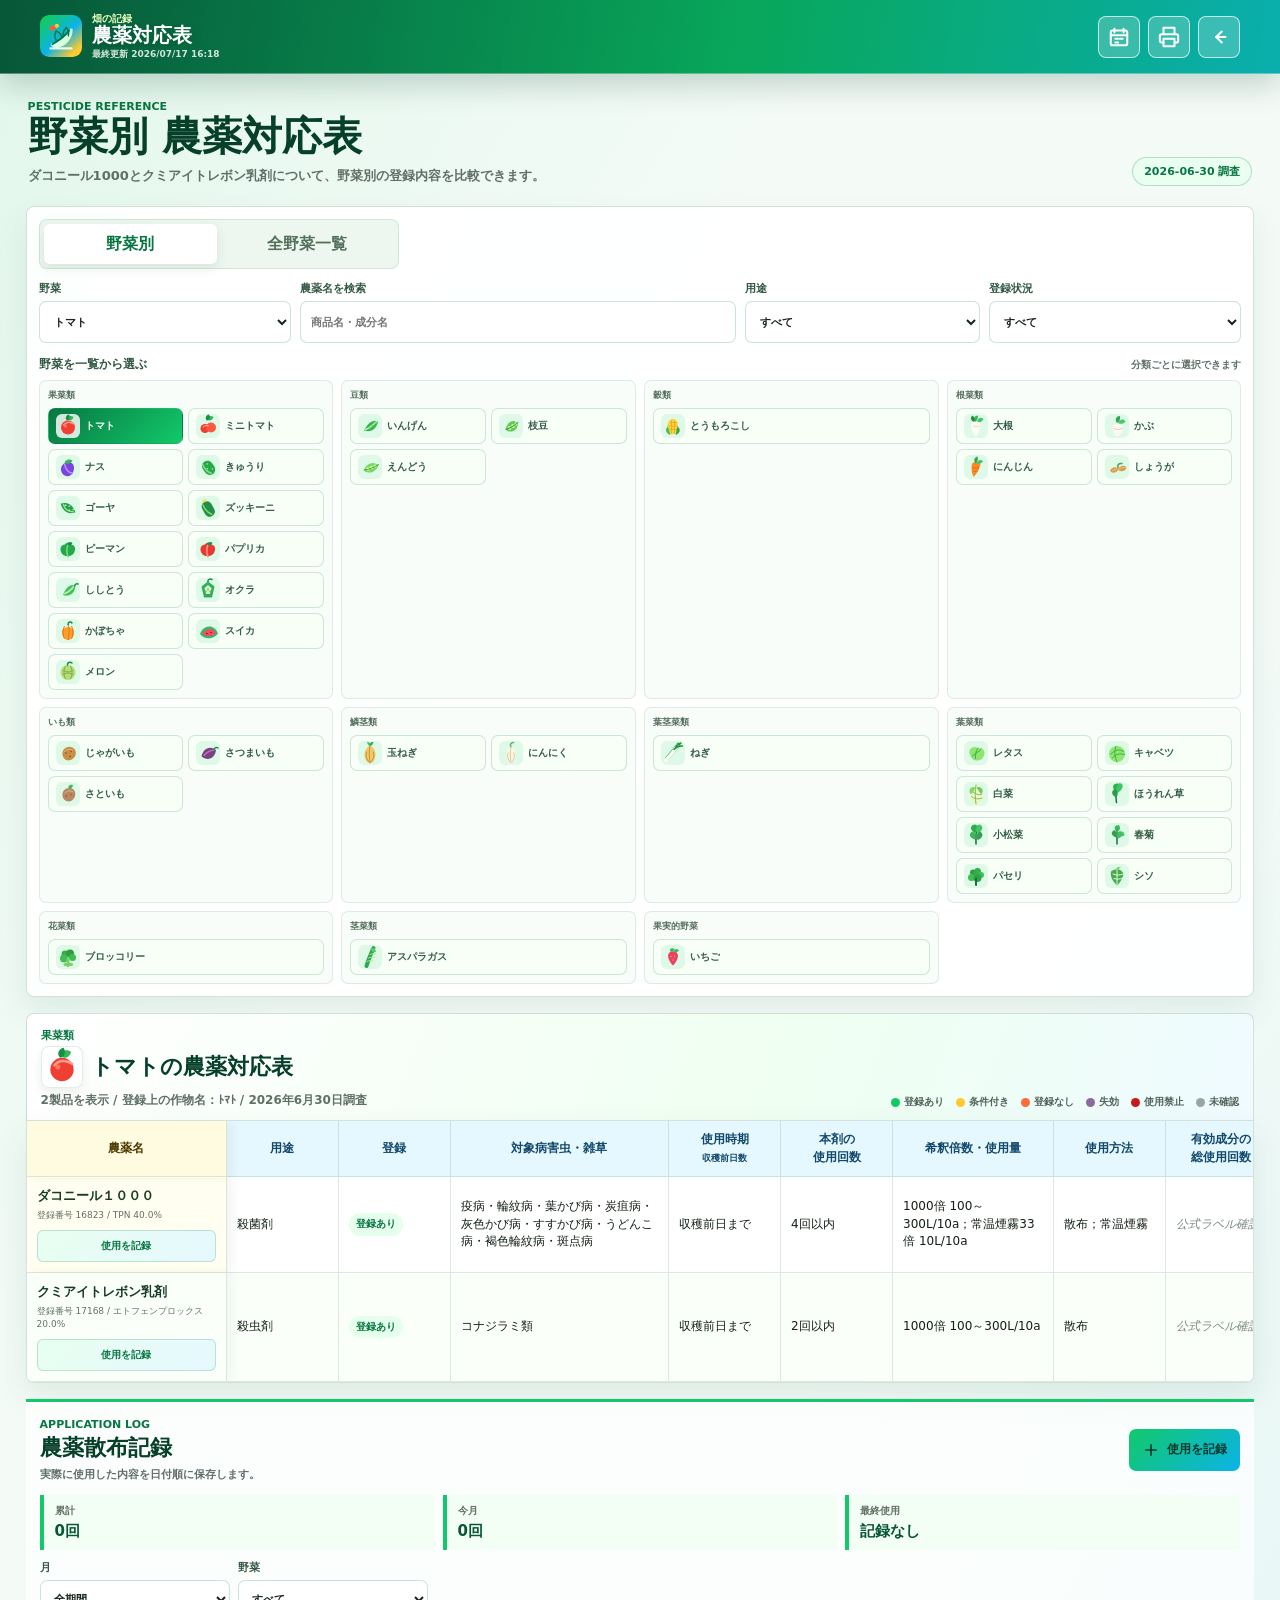
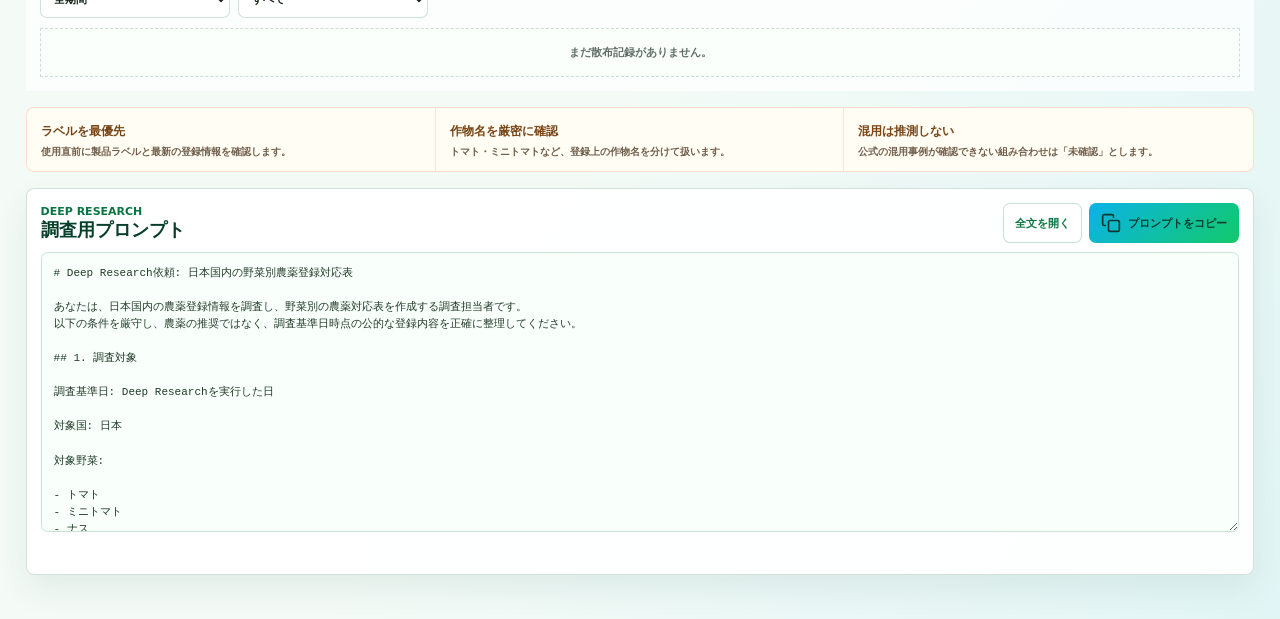
<file: pesticides.html>
<!doctype html>
<html lang="ja">
  <head>
    <meta charset="utf-8">
    <meta name="viewport" content="width=device-width, initial-scale=1">
    <meta name="theme-color" content="#087642">
    <title>野菜別 農薬対応表</title>
    <link rel="icon" href="assets/app-icon.svg" type="image/svg+xml">
    <link rel="stylesheet" href="css/pesticides.css">
    <link rel="stylesheet" href="css/shared-header.css">
  </head>
  <body>
    <header class="pesticide-header site-header site-header--pesticide">
      <a class="pesticide-brand site-brand" href="index.html" aria-label="収穫量管理へ戻る">
        <img class="site-brand-mark" src="assets/app-icon.svg" alt="">
        <span class="site-brand-copy">
          <small class="site-brand-kicker">畑の記録</small>
          <strong class="site-brand-title">農薬対応表</strong>
          <time class="app-updated pesticide-updated site-updated" data-app-updated datetime="2026-07-17T16:18:00+09:00">最終更新 2026/07/17 16:18</time>
        </span>
      </a>
      <div class="header-commands site-header-actions">
        <a class="site-header-button" href="planning.html" title="栽培計画" aria-label="栽培計画を開く">
          <svg class="site-header-icon" viewBox="0 0 24 24" aria-hidden="true"><rect x="3" y="5" width="18" height="16" rx="2"></rect><path d="M7 3v4M17 3v4M3 10h18M8 14h3M13 14h3M8 18h3"></path></svg>
        </a>
        <button id="printButton" class="icon-command site-header-button" type="button" title="印刷" aria-label="印刷">
          <svg class="site-header-icon" viewBox="0 0 24 24" aria-hidden="true">
            <path d="M6 9V2h12v7"></path>
            <path d="M6 18H4a2 2 0 0 1-2-2v-5a2 2 0 0 1 2-2h16a2 2 0 0 1 2 2v5a2 2 0 0 1-2 2h-2"></path>
            <path d="M6 14h12v8H6Z"></path>
          </svg>
        </button>
        <a class="back-link site-header-button" href="index.html" title="収穫管理へ戻る" aria-label="収穫管理へ戻る">
          <svg class="site-header-icon" viewBox="0 0 24 24" aria-hidden="true">
            <path d="m15 18-6-6 6-6"></path>
            <path d="M9 12h10"></path>
          </svg>
        </a>
      </div>
    </header>

    <main class="pesticide-shell">
      <section class="page-intro" aria-labelledby="pageTitle">
        <div>
          <p class="eyebrow">PESTICIDE REFERENCE</p>
          <h1 id="pageTitle">野菜別 農薬対応表</h1>
          <p>ダコニール1000とクミアイトレボン乳剤について、野菜別の登録内容を比較できます。</p>
        </div>
        <span class="draft-badge verified">2026-06-30 調査</span>
      </section>

      <section class="control-band" aria-label="表示する野菜と条件">
        <div class="view-switch" aria-label="表示方法">
          <button id="showCropDetailButton" class="view-switch-button active" type="button" aria-pressed="true">野菜別</button>
          <button id="showCropOverviewButton" class="view-switch-button" type="button" aria-pressed="false">全野菜一覧</button>
        </div>
        <div id="detailControls">
          <div class="control-grid">
          <label>
            野菜
            <select id="cropSelect"></select>
          </label>
          <label>
            農薬名を検索
            <input id="productSearchInput" type="search" placeholder="商品名・成分名">
          </label>
          <label>
            用途
            <select id="purposeFilter">
              <option value="all">すべて</option>
              <option value="殺菌剤">殺菌剤</option>
              <option value="殺虫剤">殺虫剤</option>
              <option value="除草剤">除草剤</option>
              <option value="その他">その他</option>
            </select>
          </label>
          <label>
            登録状況
            <select id="statusFilter">
              <option value="all">すべて</option>
              <option value="registered">登録あり</option>
              <option value="conditional">条件付き</option>
              <option value="not-registered">登録なし</option>
              <option value="expired">失効</option>
              <option value="prohibited">使用禁止</option>
              <option value="unverified">未確認</option>
            </select>
          </label>
          </div>
          <div class="crop-picker-heading">
            <strong>野菜を一覧から選ぶ</strong>
            <span>分類ごとに選択できます</span>
          </div>
          <div id="cropChips" class="crop-picker" aria-label="野菜の切り替え"></div>
        </div>
      </section>

      <section id="cropDetailView" class="reference-section" aria-labelledby="referenceTitle">
        <div class="reference-heading">
          <div>
            <p id="cropCategory" class="crop-category"></p>
            <div class="reference-title-row">
              <span id="referenceCropIcon" class="reference-crop-icon" aria-hidden="true"></span>
              <h2 id="referenceTitle"></h2>
            </div>
            <p id="cropSummary" class="crop-summary"></p>
          </div>
          <div class="status-legend" aria-label="登録状況の凡例">
            <span><b class="status-dot registered"></b>登録あり</span>
            <span><b class="status-dot conditional"></b>条件付き</span>
            <span><b class="status-dot not-registered"></b>登録なし</span>
            <span><b class="status-dot expired"></b>失効</span>
            <span><b class="status-dot prohibited"></b>使用禁止</span>
            <span><b class="status-dot unverified"></b>未確認</span>
          </div>
        </div>

        <div class="table-scroll" tabindex="0" aria-label="農薬対応表。横にスクロールできます">
          <table class="pesticide-table">
            <thead>
              <tr>
                <th class="sticky-column">農薬名</th>
                <th>用途</th>
                <th>登録</th>
                <th>対象病害虫・雑草</th>
                <th>使用時期<br><small>収穫前日数</small></th>
                <th>本剤の<br>使用回数</th>
                <th>希釈倍数・使用量</th>
                <th>使用方法</th>
                <th>有効成分の<br>総使用回数</th>
                <th>混用</th>
                <th>確認日・出典</th>
              </tr>
            </thead>
            <tbody id="pesticideTableBody"></tbody>
          </table>
        </div>
        <p id="emptyTableMessage" class="empty-table-message hidden">条件に一致するデータがありません。</p>
      </section>

      <section id="cropOverviewView" class="overview-section hidden" aria-labelledby="overviewTitle">
        <div class="overview-heading">
          <div>
            <p class="crop-category">QUICK REFERENCE</p>
            <h2 id="overviewTitle">全野菜の登録一覧</h2>
            <p>38野菜について、2製品の登録状況・使用時期・回数をまとめて比較できます。</p>
          </div>
          <span class="overview-count">38野菜 / 76件</span>
        </div>
        <div class="overview-table-scroll" tabindex="0" aria-label="全野菜の農薬登録一覧。横にスクロールできます">
          <table class="overview-table">
            <thead>
              <tr>
                <th>野菜</th>
                <th>登録上の作物名</th>
                <th>ダコニール1000</th>
                <th>クミアイトレボン乳剤</th>
              </tr>
            </thead>
            <tbody id="pesticideOverviewBody"></tbody>
          </table>
        </div>
      </section>

      <section class="application-history-section" aria-labelledby="applicationHistoryTitle">
        <div class="application-history-heading">
          <div>
            <p class="crop-category">APPLICATION LOG</p>
            <h2 id="applicationHistoryTitle">農薬散布記録</h2>
            <p>実際に使用した内容を日付順に保存します。</p>
          </div>
          <button id="openApplicationFormButton" class="application-primary-button" type="button">
            <svg viewBox="0 0 24 24" aria-hidden="true">
              <path d="M12 5v14"></path>
              <path d="M5 12h14"></path>
            </svg>
            <span>使用を記録</span>
          </button>
        </div>
        <div id="applicationSummary" class="application-summary"></div>
        <div class="application-filter-row">
          <label>
            月
            <select id="applicationMonthFilter"></select>
          </label>
          <label>
            野菜
            <select id="applicationCropFilter"></select>
          </label>
          <span id="applicationSaveStatus" class="application-save-status" aria-live="polite"></span>
        </div>
        <div id="applicationHistoryList" class="application-history-list"></div>
      </section>

      <section class="safety-band" aria-label="農薬情報の注意事項">
        <article>
          <strong>ラベルを最優先</strong>
          <p>使用直前に製品ラベルと最新の登録情報を確認します。</p>
        </article>
        <article>
          <strong>作物名を厳密に確認</strong>
          <p>トマト・ミニトマトなど、登録上の作物名を分けて扱います。</p>
        </article>
        <article>
          <strong>混用は推測しない</strong>
          <p>公式の混用事例が確認できない組み合わせは「未確認」とします。</p>
        </article>
      </section>

      <section class="research-section" aria-labelledby="researchTitle">
        <div class="research-heading">
          <div>
            <p class="eyebrow">DEEP RESEARCH</p>
            <h2 id="researchTitle">調査用プロンプト</h2>
          </div>
          <div class="research-actions">
            <a class="prompt-file-link" href="docs/pesticide-deep-research-prompt.md" target="_blank" rel="noreferrer">全文を開く</a>
            <button id="copyPromptButton" class="copy-prompt-button" type="button">
              <svg viewBox="0 0 24 24" aria-hidden="true">
                <rect x="9" y="9" width="13" height="13" rx="2"></rect>
                <path d="M5 15H4a2 2 0 0 1-2-2V4a2 2 0 0 1 2-2h9a2 2 0 0 1 2 2v1"></path>
              </svg>
              <span>プロンプトをコピー</span>
            </button>
          </div>
        </div>
        <textarea id="researchPrompt" readonly aria-label="Deep Research用プロンプト">読み込み中...</textarea>
        <p id="copyStatus" class="copy-status" aria-live="polite"></p>
      </section>
    </main>

    <div id="applicationModal" class="application-modal hidden" role="dialog" aria-modal="true" aria-labelledby="applicationModalTitle">
      <div class="application-modal-card">
        <div class="application-modal-header">
          <div>
            <p class="crop-category">APPLICATION LOG</p>
            <h2 id="applicationModalTitle">農薬の使用を記録</h2>
          </div>
          <button id="closeApplicationModalButton" class="application-modal-close" type="button" aria-label="閉じる"></button>
        </div>
        <form id="applicationForm" class="application-form">
          <label>
            使用日
            <input id="applicationDateInput" type="date" required>
          </label>
          <label>
            農薬
            <select id="applicationProductInput" required></select>
          </label>
          <div class="application-crop-selection application-wide">
            <div class="application-crop-selection-heading">
              <div>
                <strong>散布した野菜</strong>
                <span id="applicationCropSelectionCount">0件選択</span>
              </div>
              <div class="application-selection-actions">
                <button id="selectAllApplicableCropsButton" type="button">適用可能を全選択</button>
                <button id="clearApplicationCropsButton" type="button">選択解除</button>
              </div>
            </div>
            <div id="applicationCropPicker" class="application-crop-picker" role="group" aria-label="散布した野菜を複数選択"></div>
          </div>
          <label>
            実際の希釈・使用量
            <input id="applicationDilutionInput" placeholder="例：1,000倍" required>
          </label>
          <div class="application-amount-field">
            <label>
              散布量（合計）
              <input id="applicationAmountInput" type="number" min="0.01" step="0.01" inputmode="decimal" required>
            </label>
            <label>
              単位
              <select id="applicationUnitInput">
                <option value="L">L</option>
                <option value="mL">mL</option>
              </select>
            </label>
          </div>
          <label class="application-wide">
            メモ
            <input id="applicationMemoInput" placeholder="散布した区画、天候、対象病害虫など">
          </label>
          <div id="applicationRulePreview" class="application-rule-preview application-wide"></div>
          <button id="applicationSubmitButton" class="application-submit-button application-wide" type="submit">散布記録を保存</button>
        </form>
      </div>
    </div>

    <script src="js/app-version.js"></script>
    <script src="js/storage.js"></script>
    <script src="js/crop-icons.js"></script>
    <script src="js/pesticide-data.js"></script>
    <script src="js/pesticides.js"></script>
  </body>
</html>
</file>
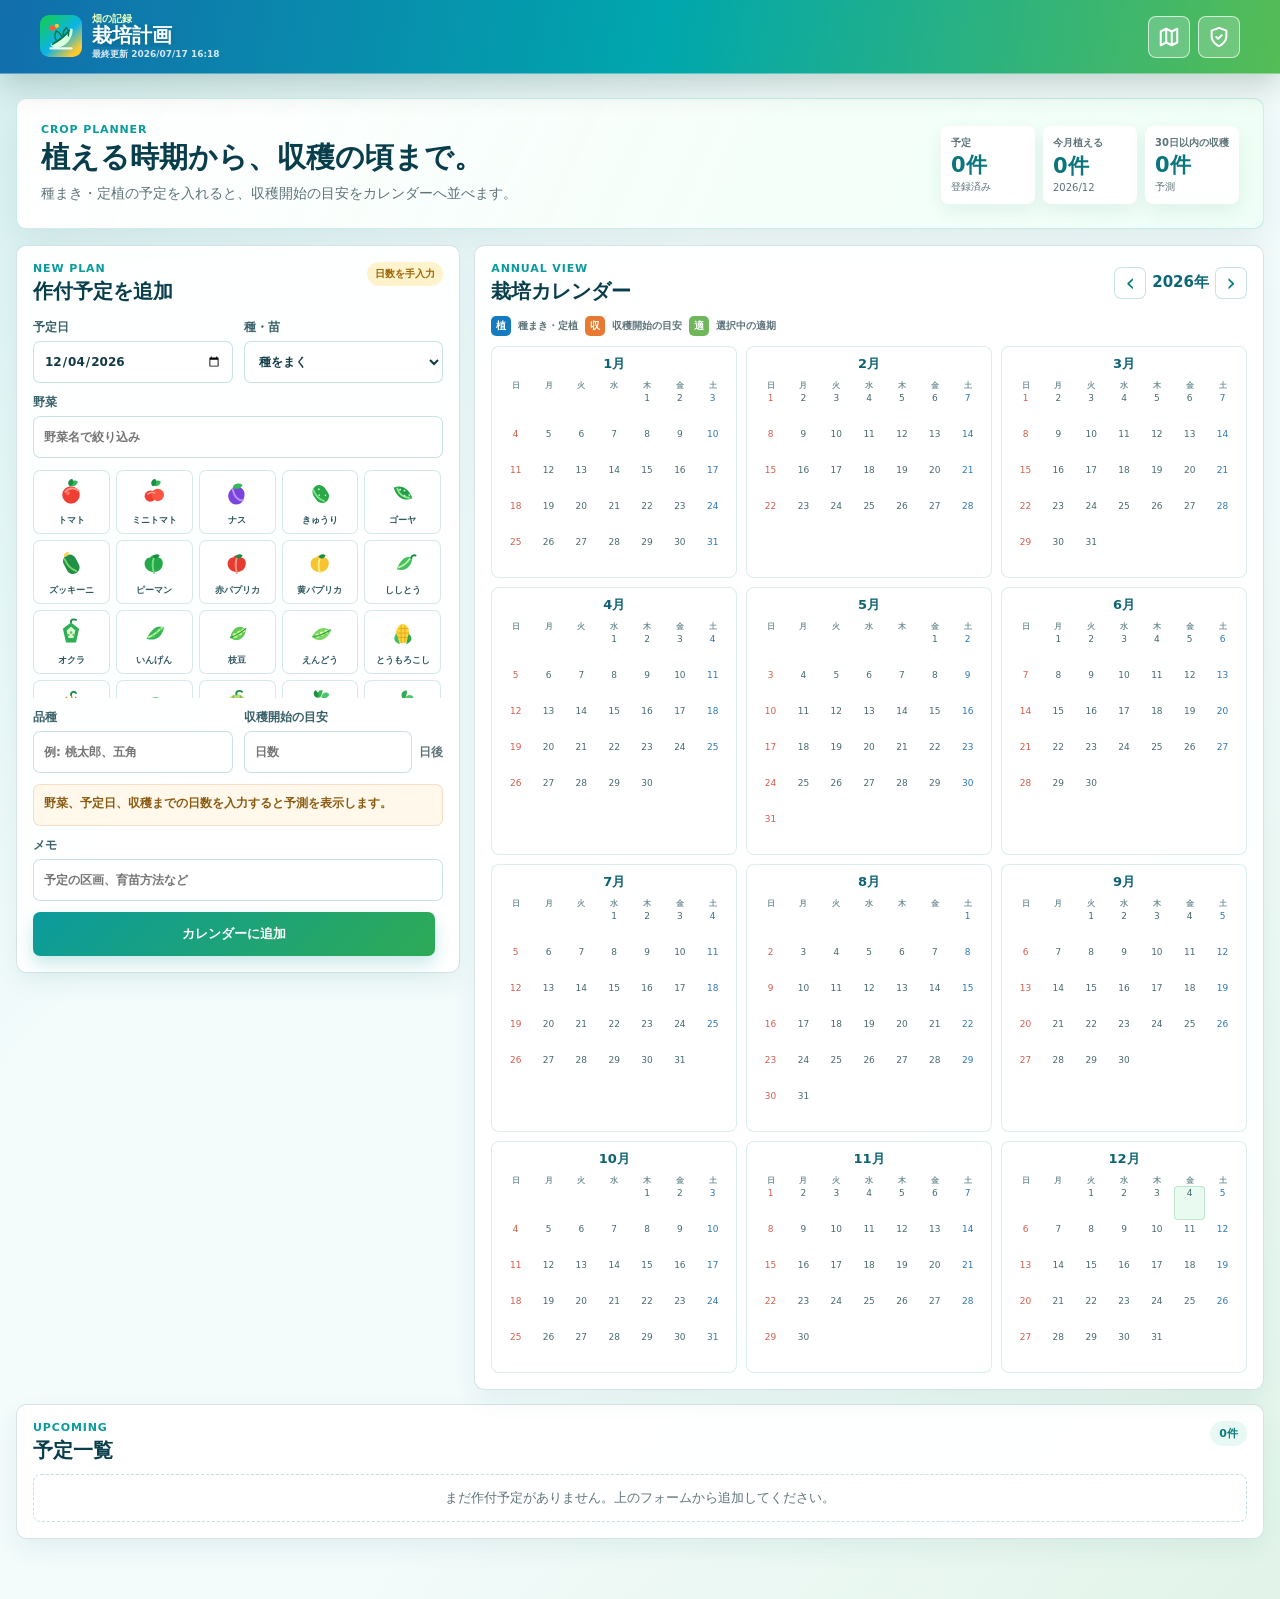
<file: planning.html>
<!doctype html>
<html lang="ja">
  <head>
    <meta charset="utf-8">
    <meta name="viewport" content="width=device-width, initial-scale=1">
    <meta name="theme-color" content="#1677b8">
    <title>栽培計画 | 畑管理アプリ</title>
    <link rel="icon" href="assets/app-icon.svg" type="image/svg+xml">
    <link rel="stylesheet" href="css/planning.css">
    <link rel="stylesheet" href="css/shared-header.css">
  </head>
  <body>
    <header class="site-header site-header--planning">
      <a class="site-brand" href="index.html" aria-label="畑管理アプリのホーム">
        <img class="site-brand-mark" src="assets/app-icon.svg" alt="">
        <span class="site-brand-copy">
          <small class="site-brand-kicker">畑の記録</small>
          <strong class="site-brand-title">栽培計画</strong>
          <time class="site-updated" data-app-updated datetime="2026-07-17T16:18:00+09:00">最終更新 2026/07/17 16:18</time>
        </span>
      </a>
      <div class="site-header-actions">
        <a class="site-header-button" href="index.html" title="畑マップ" aria-label="畑マップを開く">
          <svg class="site-header-icon" viewBox="0 0 24 24" aria-hidden="true"><path d="m3 6 6-3 6 3 6-3v15l-6 3-6-3-6 3Z"></path><path d="M9 3v15"></path><path d="M15 6v15"></path></svg>
        </a>
        <a class="site-header-button" href="pesticides.html" title="農薬対応表" aria-label="農薬対応表を開く">
          <svg class="site-header-icon" viewBox="0 0 24 24" aria-hidden="true"><path d="M12 22s8-4 8-10V5l-8-3-8 3v7c0 6 8 10 8 10Z"></path><path d="m9 12 2 2 4-4"></path></svg>
        </a>
      </div>
    </header>

    <main class="planning-shell">
      <section class="planning-hero" aria-labelledby="planningTitle">
        <div>
          <p class="planning-kicker">CROP PLANNER</p>
          <h1 id="planningTitle">植える時期から、収穫の頃まで。</h1>
          <p>種まき・定植の予定を入れると、収穫開始の目安をカレンダーへ並べます。</p>
        </div>
        <div class="planning-hero-stats" id="planningHeroStats"></div>
      </section>

      <section class="planning-workspace">
        <aside class="plan-entry-panel" aria-labelledby="planEntryTitle">
          <div class="panel-heading">
            <div>
              <p id="planEntryKicker" class="panel-kicker">NEW PLAN</p>
              <h2 id="planEntryTitle">作付予定を追加</h2>
            </div>
            <span id="profileDataStatus" class="profile-data-status"></span>
          </div>
          <form id="plantingPlanForm" class="planning-form">
            <label>
              予定日
              <input id="planDateInput" type="date" required>
            </label>
            <label>
              種・苗
              <select id="planMethodInput">
                <option value="seed">種をまく</option>
                <option value="seedling">苗を植える</option>
              </select>
            </label>
            <label class="wide">
              野菜
              <input id="planCropSearch" type="search" placeholder="野菜名で絞り込み">
              <div id="planCropPicker" class="plan-crop-picker" aria-label="野菜を選ぶ"></div>
              <input id="planCropInput" type="hidden" required>
            </label>
            <p id="planSeasonGuide" class="plan-season-guide wide" hidden></p>
            <label>
              品種
              <input id="planVarietyInput" type="text" placeholder="例: 桃太郎、五角">
            </label>
            <label>
              収穫開始の目安
              <div class="days-input-wrap">
                <input id="planHarvestDaysInput" type="number" min="1" max="500" step="1" required placeholder="日数">
                <span>日後</span>
              </div>
            </label>
            <p id="planForecastPreview" class="plan-forecast-preview wide">野菜と予定日を選ぶと、収穫開始予測を表示します。</p>
            <label class="wide">
              メモ
              <input id="planMemoInput" type="text" placeholder="予定の区画、育苗方法など">
            </label>
            <div class="plan-form-actions wide">
              <button id="planSubmitButton" class="plan-submit-button" type="submit">カレンダーに追加</button>
              <button id="cancelPlanEditButton" class="plan-cancel-button" type="button" hidden>編集をやめる</button>
            </div>
          </form>
        </aside>

        <section class="calendar-panel" aria-labelledby="calendarTitle">
          <div class="calendar-heading">
            <div>
              <p class="panel-kicker">ANNUAL VIEW</p>
              <h2 id="calendarTitle">栽培カレンダー</h2>
            </div>
            <div class="calendar-year-controls">
              <button id="previousYearButton" class="calendar-year-button" type="button" aria-label="前年を表示">‹</button>
              <strong id="calendarYearLabel"></strong>
              <button id="nextYearButton" class="calendar-year-button" type="button" aria-label="翌年を表示">›</button>
            </div>
          </div>
          <div class="calendar-legend" aria-label="カレンダーの見方">
            <span class="legend-item planting">植</span><span>種まき・定植</span>
            <span class="legend-item harvest">収</span><span>収穫開始の目安</span>
            <span class="legend-item season">適</span><span>選択中の適期</span>
          </div>
          <div id="annualCalendar" class="annual-calendar"></div>
        </section>
      </section>

      <section class="plan-list-section" aria-labelledby="planListTitle">
        <div class="section-heading-row">
          <div>
            <p class="panel-kicker">UPCOMING</p>
            <h2 id="planListTitle">予定一覧</h2>
          </div>
          <span id="planListCount" class="plan-list-count">0件</span>
        </div>
        <div id="plantingPlanList" class="planting-plan-list"></div>
      </section>
    </main>

    <template id="emptyPlanTemplate">
      <p class="planning-empty">まだ作付予定がありません。上のフォームから追加してください。</p>
    </template>

    <script src="js/app-version.js"></script>
    <script src="js/storage.js"></script>
    <script src="js/crop-icons.js"></script>
    <script src="js/crop-calendar-data.js"></script>
    <script src="js/planning.js"></script>
  </body>
</html>
</file>
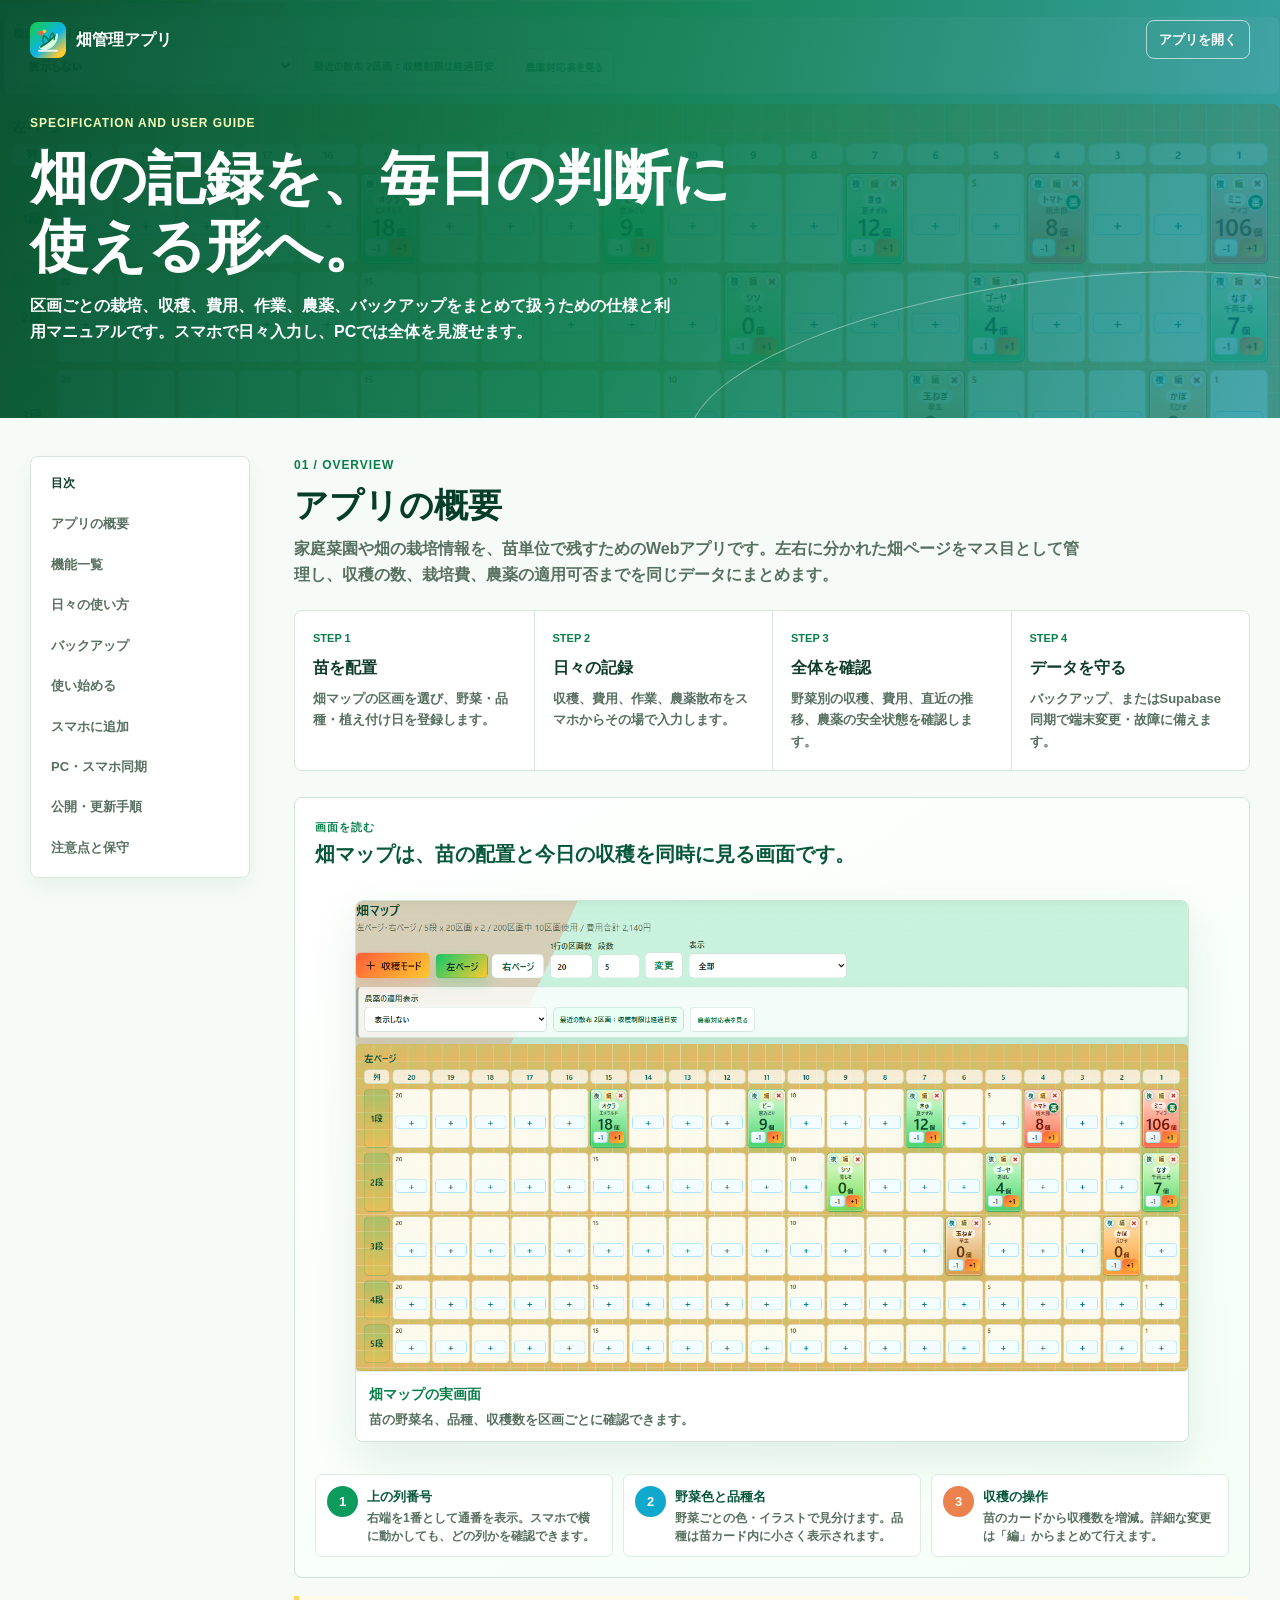
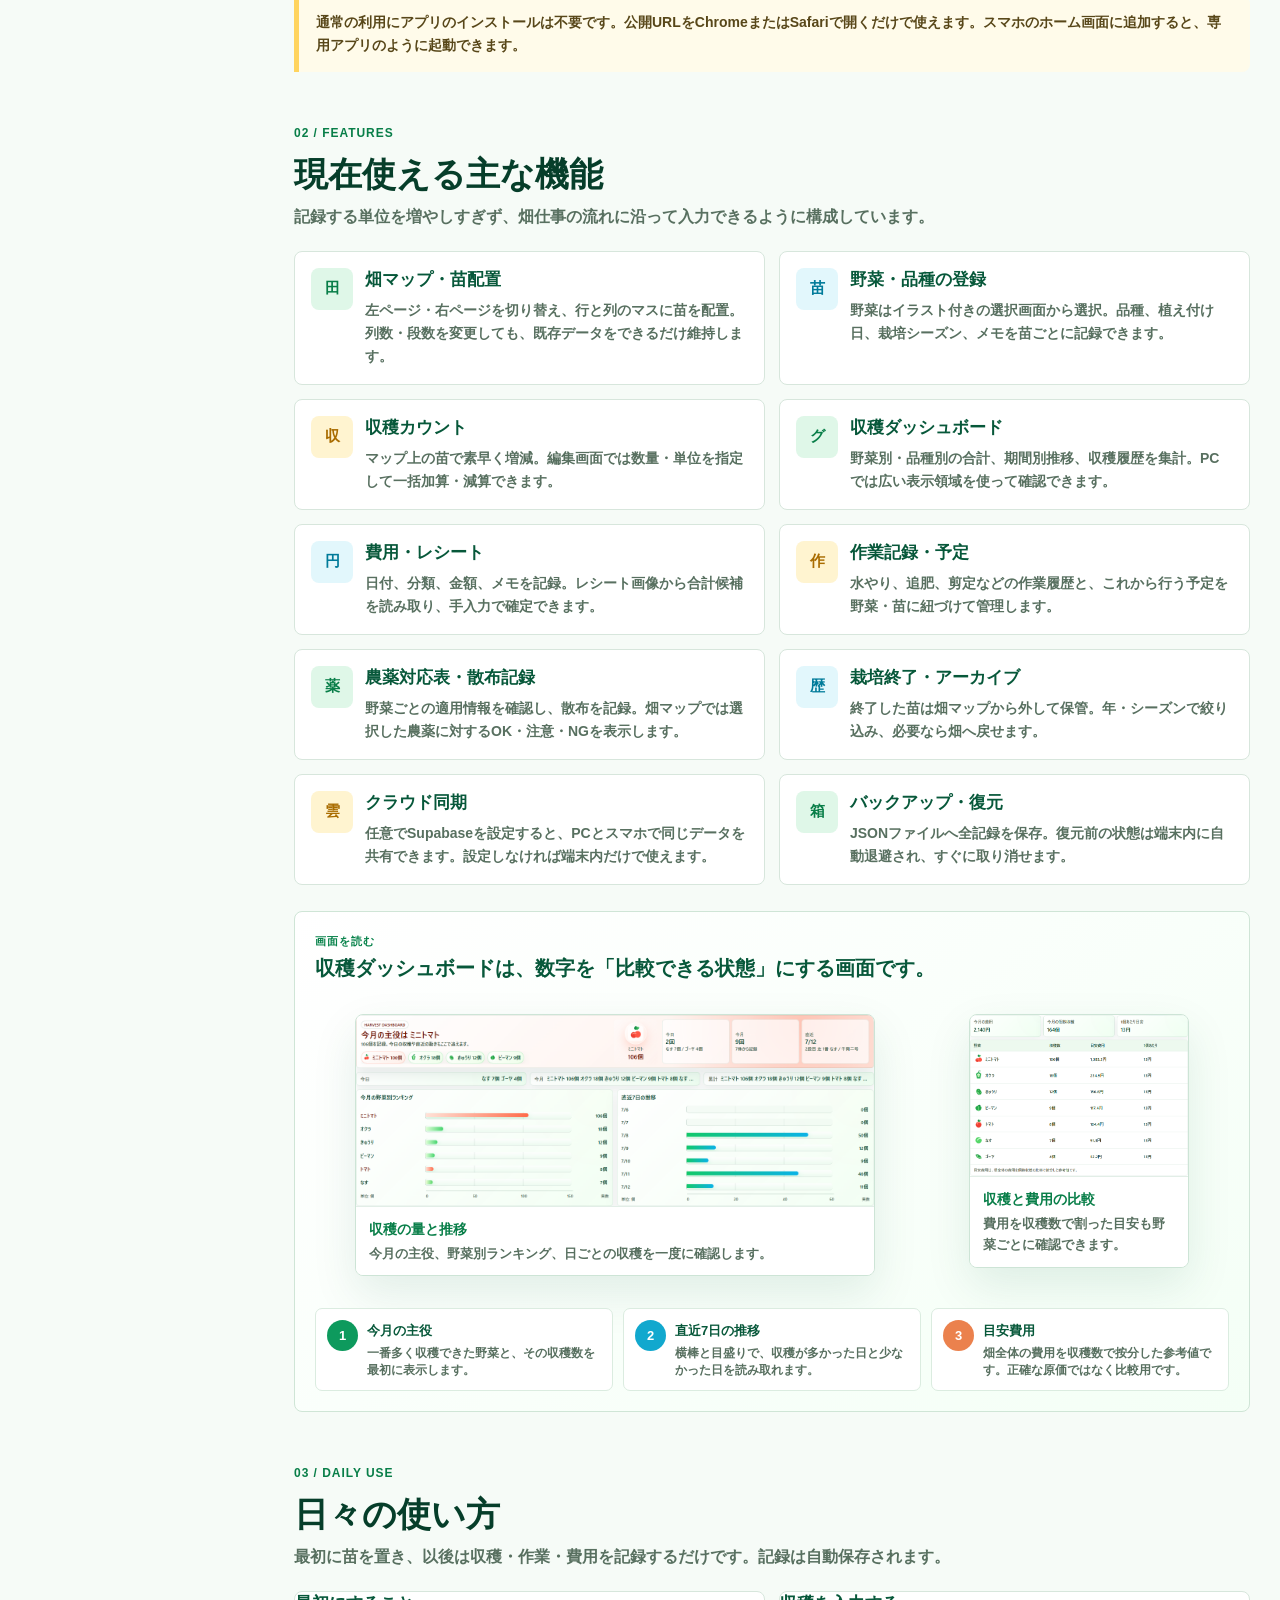
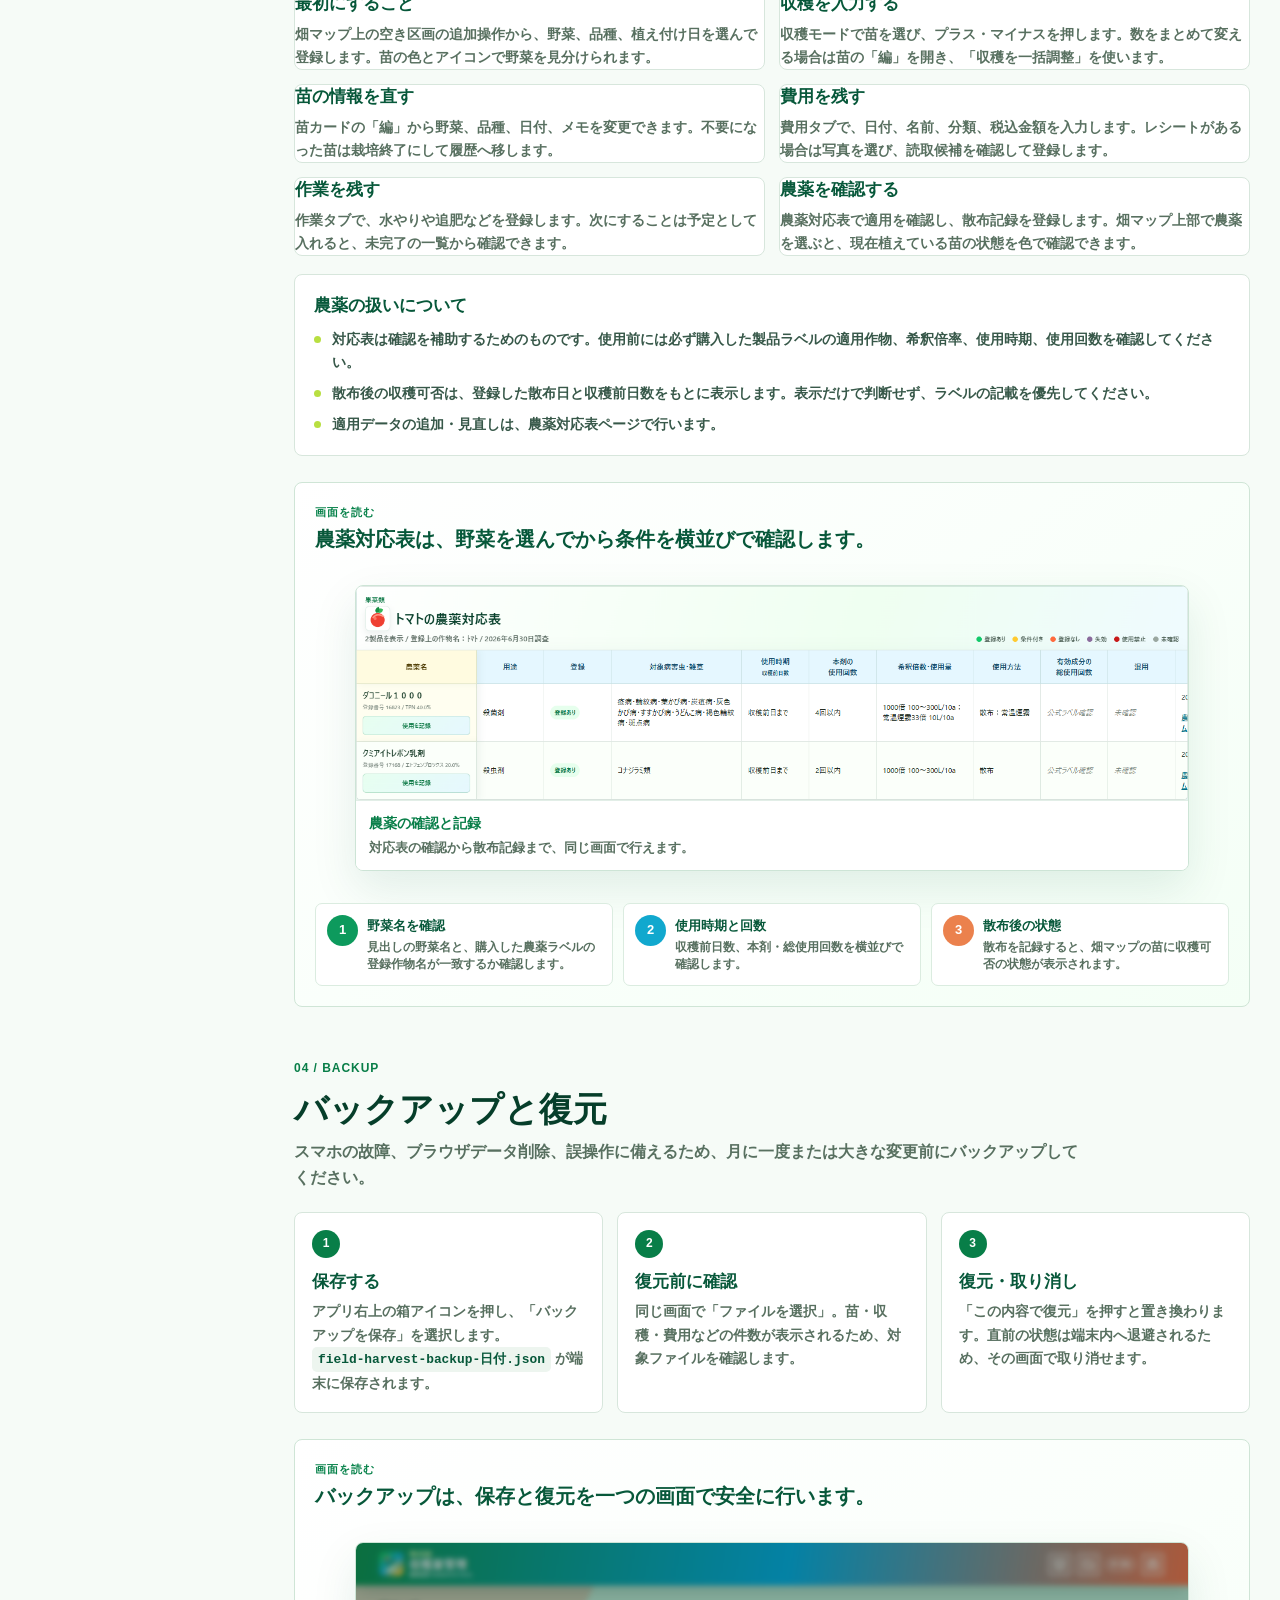
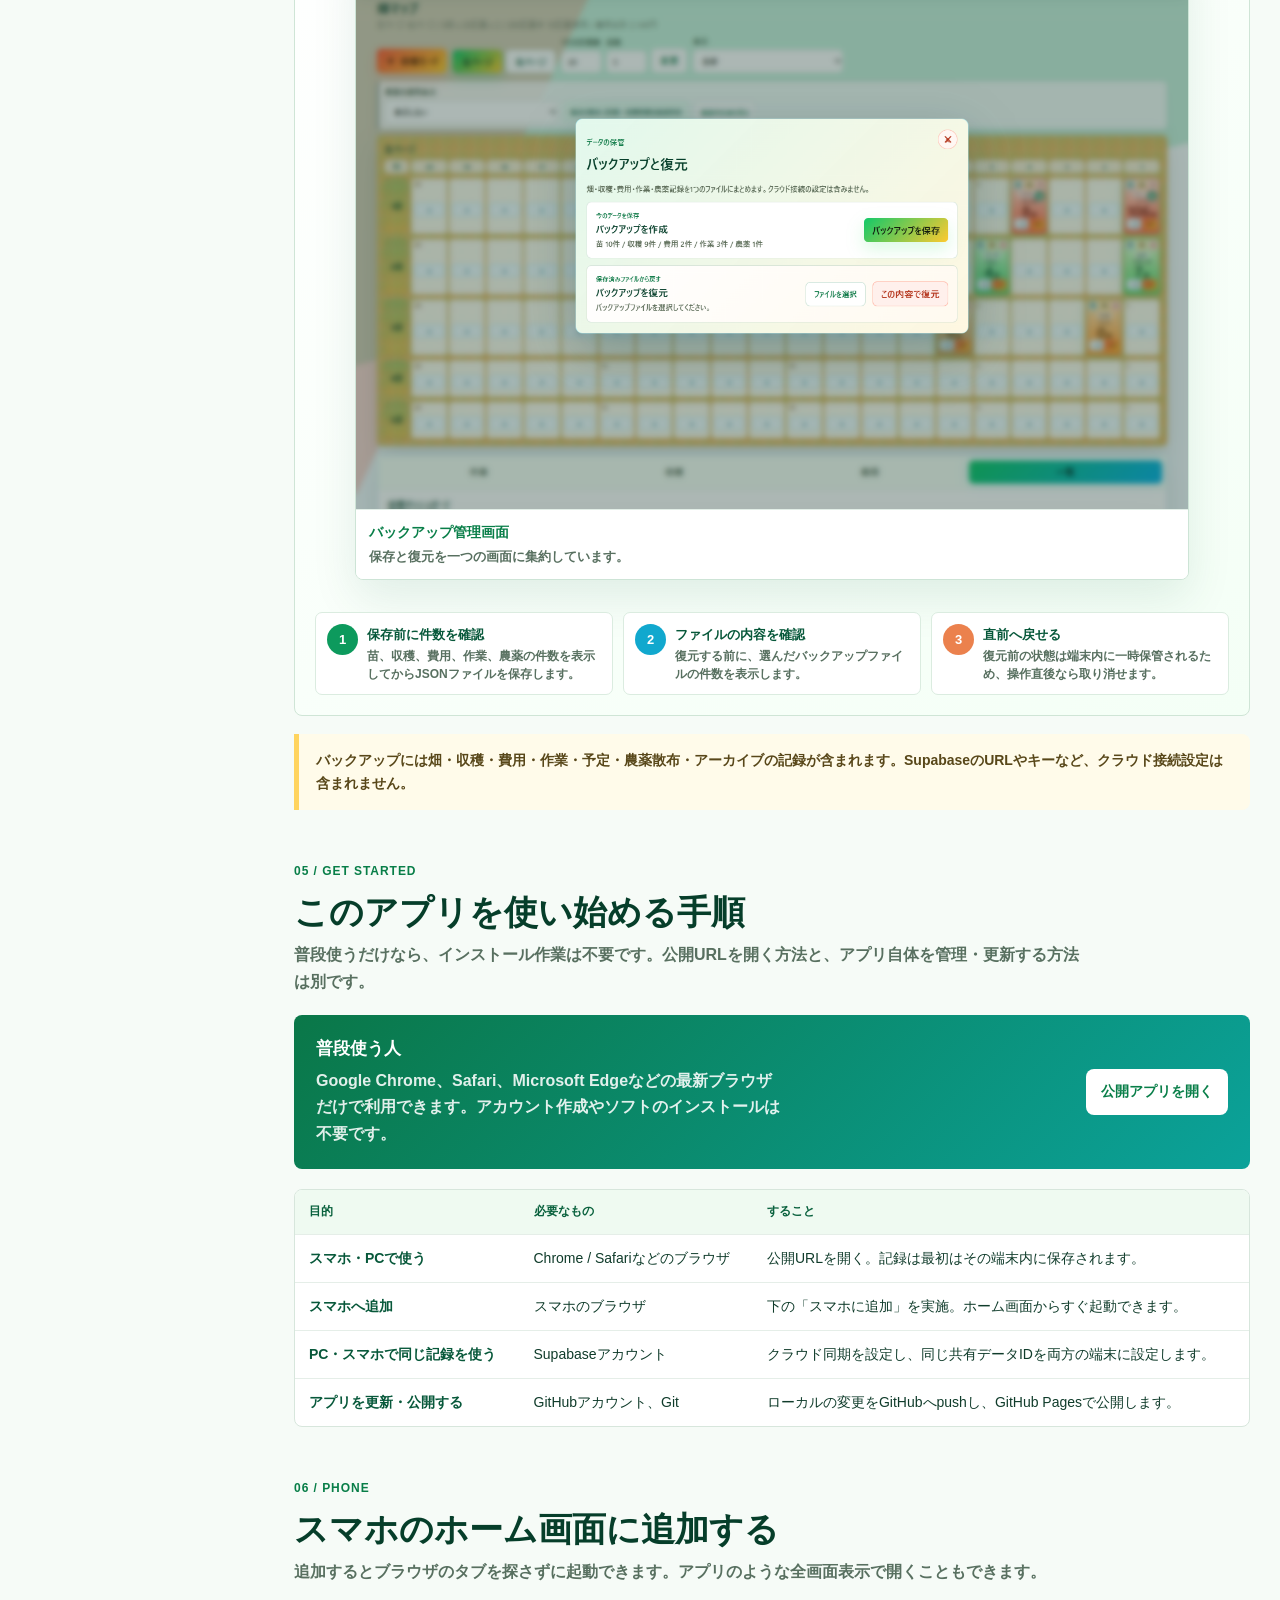
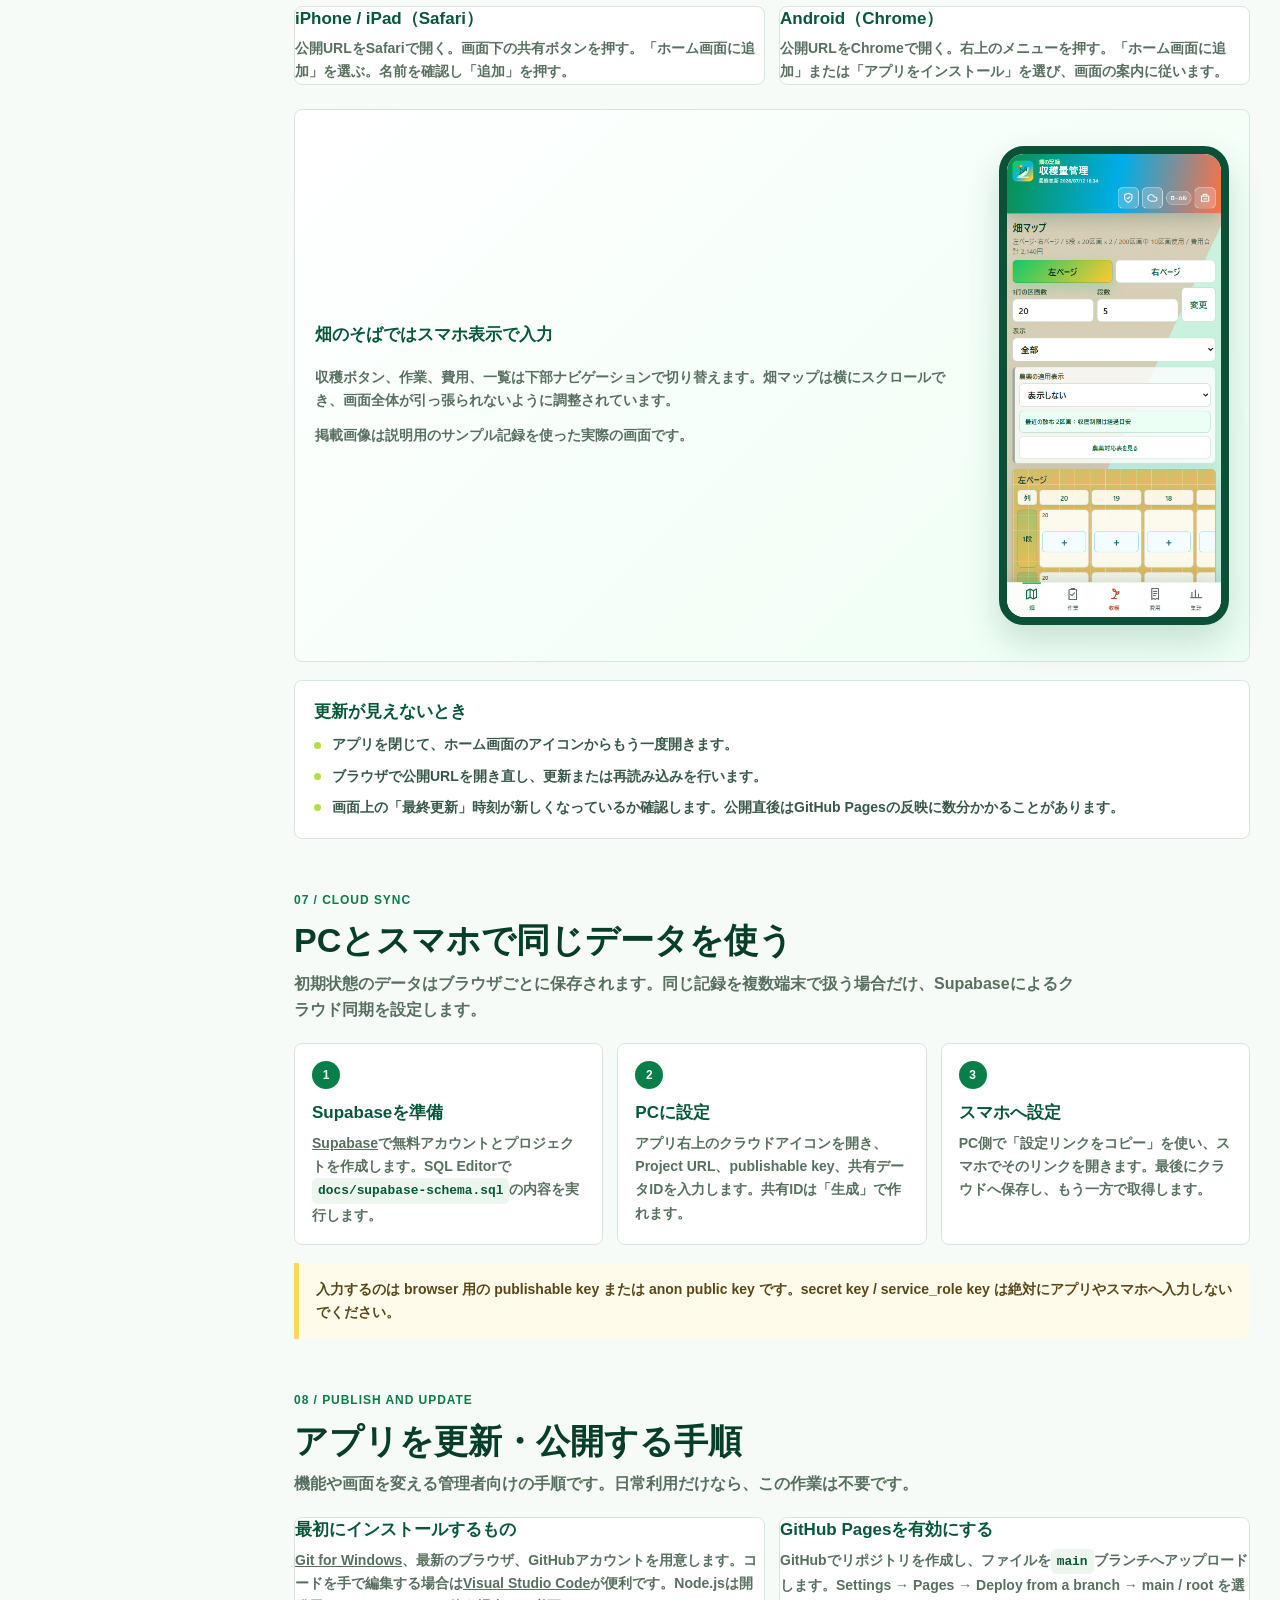
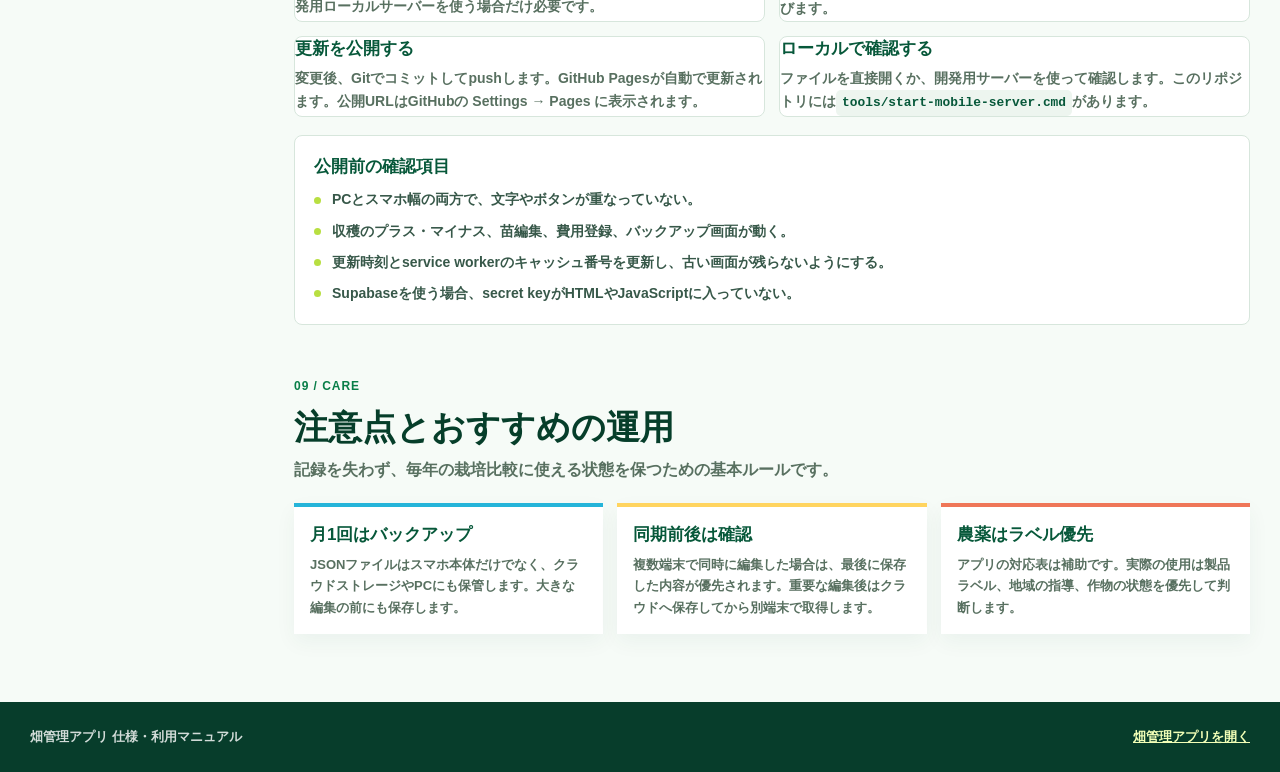
<file: docs/manual.html>
<!doctype html>
<html lang="ja">
  <head>
    <meta charset="utf-8">
    <meta name="viewport" content="width=device-width, initial-scale=1">
    <meta name="theme-color" content="#087e48">
    <title>畑管理アプリ 仕様・利用マニュアル</title>
    <link rel="icon" href="../assets/app-icon.svg" type="image/svg+xml">
    <link rel="stylesheet" href="manual.css">
  </head>
  <body>
    <header class="manual-header">
      <div class="header-inner">
        <nav class="header-nav" aria-label="ページ移動">
          <a class="brand" href="../index.html"><img src="../assets/app-icon.svg" alt="">畑管理アプリ</a>
          <a class="back-link" href="../index.html">アプリを開く</a>
        </nav>
        <div class="header-copy">
          <p class="eyebrow">SPECIFICATION AND USER GUIDE</p>
          <h1><span>畑の記録を、毎日の判断に</span><span>使える形へ。</span></h1>
          <p>区画ごとの栽培、収穫、費用、作業、農薬、バックアップをまとめて扱うための仕様と利用マニュアルです。スマホで日々入力し、PCでは全体を見渡せます。</p>
        </div>
      </div>
    </header>

    <div class="manual-layout">
      <nav class="manual-nav" aria-label="マニュアル目次">
        <strong>目次</strong>
        <a href="#overview">アプリの概要</a>
        <a href="#features">機能一覧</a>
        <a href="#daily">日々の使い方</a>
        <a href="#backup">バックアップ</a>
        <a href="#start">使い始める</a>
        <a href="#phone">スマホに追加</a>
        <a href="#cloud">PC・スマホ同期</a>
        <a href="#publish">公開・更新手順</a>
        <a href="#care">注意点と保守</a>
      </nav>

      <main class="manual-main">
        <section id="overview">
          <div class="section-heading">
            <span class="section-number">01 / OVERVIEW</span>
            <h2>アプリの概要</h2>
            <p>家庭菜園や畑の栽培情報を、苗単位で残すためのWebアプリです。左右に分かれた畑ページをマス目として管理し、収穫の数、栽培費、農薬の適用可否までを同じデータにまとめます。</p>
          </div>
          <div class="flow" aria-label="基本的な利用の流れ">
            <div class="flow-step"><span>STEP 1</span><strong>苗を配置</strong><p>畑マップの区画を選び、野菜・品種・植え付け日を登録します。</p></div>
            <div class="flow-step"><span>STEP 2</span><strong>日々の記録</strong><p>収穫、費用、作業、農薬散布をスマホからその場で入力します。</p></div>
            <div class="flow-step"><span>STEP 3</span><strong>全体を確認</strong><p>野菜別の収穫、費用、直近の推移、農薬の安全状態を確認します。</p></div>
            <div class="flow-step"><span>STEP 4</span><strong>データを守る</strong><p>バックアップ、またはSupabase同期で端末変更・故障に備えます。</p></div>
          </div>
          <div class="screen-guide">
            <div class="screen-guide-heading">
              <span>画面を読む</span>
              <h3>畑マップは、苗の配置と今日の収穫を同時に見る画面です。</h3>
            </div>
            <figure class="shot-frame">
              <img src="../assets/manual/field-map.png" alt="野菜アイコンと収穫数が表示された畑マップの実画面">
              <figcaption><strong>畑マップの実画面</strong>苗の野菜名、品種、収穫数を区画ごとに確認できます。</figcaption>
            </figure>
            <div class="screen-notes">
              <article><b>1</b><div><strong>上の列番号</strong><span>右端を1番として通番を表示。スマホで横に動かしても、どの列かを確認できます。</span></div></article>
              <article><b>2</b><div><strong>野菜色と品種名</strong><span>野菜ごとの色・イラストで見分けます。品種は苗カード内に小さく表示されます。</span></div></article>
              <article><b>3</b><div><strong>収穫の操作</strong><span>苗のカードから収穫数を増減。詳細な変更は「編」からまとめて行えます。</span></div></article>
            </div>
          </div>
          <div class="notice">通常の利用にアプリのインストールは不要です。公開URLをChromeまたはSafariで開くだけで使えます。スマホのホーム画面に追加すると、専用アプリのように起動できます。</div>
        </section>

        <section id="features">
          <div class="section-heading">
            <span class="section-number">02 / FEATURES</span>
            <h2>現在使える主な機能</h2>
            <p>記録する単位を増やしすぎず、畑仕事の流れに沿って入力できるように構成しています。</p>
          </div>
          <div class="feature-grid">
            <article class="feature-item"><span class="feature-icon">田</span><div><h3>畑マップ・苗配置</h3><p>左ページ・右ページを切り替え、行と列のマスに苗を配置。列数・段数を変更しても、既存データをできるだけ維持します。</p></div></article>
            <article class="feature-item"><span class="feature-icon">苗</span><div><h3>野菜・品種の登録</h3><p>野菜はイラスト付きの選択画面から選択。品種、植え付け日、栽培シーズン、メモを苗ごとに記録できます。</p></div></article>
            <article class="feature-item"><span class="feature-icon">収</span><div><h3>収穫カウント</h3><p>マップ上の苗で素早く増減。編集画面では数量・単位を指定して一括加算・減算できます。</p></div></article>
            <article class="feature-item"><span class="feature-icon">グ</span><div><h3>収穫ダッシュボード</h3><p>野菜別・品種別の合計、期間別推移、収穫履歴を集計。PCでは広い表示領域を使って確認できます。</p></div></article>
            <article class="feature-item"><span class="feature-icon">円</span><div><h3>費用・レシート</h3><p>日付、分類、金額、メモを記録。レシート画像から合計候補を読み取り、手入力で確定できます。</p></div></article>
            <article class="feature-item"><span class="feature-icon">作</span><div><h3>作業記録・予定</h3><p>水やり、追肥、剪定などの作業履歴と、これから行う予定を野菜・苗に紐づけて管理します。</p></div></article>
            <article class="feature-item"><span class="feature-icon">薬</span><div><h3>農薬対応表・散布記録</h3><p>野菜ごとの適用情報を確認し、散布を記録。畑マップでは選択した農薬に対するOK・注意・NGを表示します。</p></div></article>
            <article class="feature-item"><span class="feature-icon">歴</span><div><h3>栽培終了・アーカイブ</h3><p>終了した苗は畑マップから外して保管。年・シーズンで絞り込み、必要なら畑へ戻せます。</p></div></article>
            <article class="feature-item"><span class="feature-icon">雲</span><div><h3>クラウド同期</h3><p>任意でSupabaseを設定すると、PCとスマホで同じデータを共有できます。設定しなければ端末内だけで使えます。</p></div></article>
            <article class="feature-item"><span class="feature-icon">箱</span><div><h3>バックアップ・復元</h3><p>JSONファイルへ全記録を保存。復元前の状態は端末内に自動退避され、すぐに取り消せます。</p></div></article>
          </div>
          <div class="screen-guide dashboard-guide">
            <div class="screen-guide-heading">
              <span>画面を読む</span>
              <h3>収穫ダッシュボードは、数字を「比較できる状態」にする画面です。</h3>
            </div>
            <div class="screen-detail-grid">
              <figure class="shot-frame">
                <img src="../assets/manual/harvest-dashboard-focus.png" alt="野菜別ランキングと直近7日の推移を拡大表示した収穫ダッシュボード">
                <figcaption><strong>収穫の量と推移</strong>今月の主役、野菜別ランキング、日ごとの収穫を一度に確認します。</figcaption>
              </figure>
              <figure class="shot-frame">
                <img src="../assets/manual/harvest-cost-focus.png" alt="野菜別の収穫数と目安費用を拡大表示した表">
                <figcaption><strong>収穫と費用の比較</strong>費用を収穫数で割った目安も野菜ごとに確認できます。</figcaption>
              </figure>
            </div>
            <div class="screen-notes">
              <article><b>1</b><div><strong>今月の主役</strong><span>一番多く収穫できた野菜と、その収穫数を最初に表示します。</span></div></article>
              <article><b>2</b><div><strong>直近7日の推移</strong><span>横棒と目盛りで、収穫が多かった日と少なかった日を読み取れます。</span></div></article>
              <article><b>3</b><div><strong>目安費用</strong><span>畑全体の費用を収穫数で按分した参考値です。正確な原価ではなく比較用です。</span></div></article>
            </div>
          </div>
        </section>

        <section id="daily">
          <div class="section-heading">
            <span class="section-number">03 / DAILY USE</span>
            <h2>日々の使い方</h2>
            <p>最初に苗を置き、以後は収穫・作業・費用を記録するだけです。記録は自動保存されます。</p>
          </div>
          <div class="setup-grid">
            <article class="setup-item"><h3>最初にすること</h3><p>畑マップ上の空き区画の追加操作から、野菜、品種、植え付け日を選んで登録します。苗の色とアイコンで野菜を見分けられます。</p></article>
            <article class="setup-item"><h3>収穫を入力する</h3><p>収穫モードで苗を選び、プラス・マイナスを押します。数をまとめて変える場合は苗の「編」を開き、「収穫を一括調整」を使います。</p></article>
            <article class="setup-item"><h3>苗の情報を直す</h3><p>苗カードの「編」から野菜、品種、日付、メモを変更できます。不要になった苗は栽培終了にして履歴へ移します。</p></article>
            <article class="setup-item"><h3>費用を残す</h3><p>費用タブで、日付、名前、分類、税込金額を入力します。レシートがある場合は写真を選び、読取候補を確認して登録します。</p></article>
            <article class="setup-item"><h3>作業を残す</h3><p>作業タブで、水やりや追肥などを登録します。次にすることは予定として入れると、未完了の一覧から確認できます。</p></article>
            <article class="setup-item"><h3>農薬を確認する</h3><p>農薬対応表で適用を確認し、散布記録を登録します。畑マップ上部で農薬を選ぶと、現在植えている苗の状態を色で確認できます。</p></article>
          </div>
          <div class="guide-block">
            <h3>農薬の扱いについて</h3>
            <ul class="compact-list">
              <li>対応表は確認を補助するためのものです。使用前には必ず購入した製品ラベルの適用作物、希釈倍率、使用時期、使用回数を確認してください。</li>
              <li>散布後の収穫可否は、登録した散布日と収穫前日数をもとに表示します。表示だけで判断せず、ラベルの記載を優先してください。</li>
              <li>適用データの追加・見直しは、農薬対応表ページで行います。</li>
            </ul>
          </div>
          <div class="screen-guide pesticide-guide">
            <div class="screen-guide-heading">
              <span>画面を読む</span>
              <h3>農薬対応表は、野菜を選んでから条件を横並びで確認します。</h3>
            </div>
            <figure class="shot-frame">
              <img src="../assets/manual/pesticide-reference-focus.png" alt="トマトの農薬適用情報を拡大表示した農薬対応表">
              <figcaption><strong>農薬の確認と記録</strong>対応表の確認から散布記録まで、同じ画面で行えます。</figcaption>
            </figure>
            <div class="screen-notes">
              <article><b>1</b><div><strong>野菜名を確認</strong><span>見出しの野菜名と、購入した農薬ラベルの登録作物名が一致するか確認します。</span></div></article>
              <article><b>2</b><div><strong>使用時期と回数</strong><span>収穫前日数、本剤・総使用回数を横並びで確認します。</span></div></article>
              <article><b>3</b><div><strong>散布後の状態</strong><span>散布を記録すると、畑マップの苗に収穫可否の状態が表示されます。</span></div></article>
            </div>
          </div>
        </section>

        <section id="backup">
          <div class="section-heading">
            <span class="section-number">04 / BACKUP</span>
            <h2>バックアップと復元</h2>
            <p>スマホの故障、ブラウザデータ削除、誤操作に備えるため、月に一度または大きな変更前にバックアップしてください。</p>
          </div>
          <div class="step-grid">
            <article class="step-item"><span class="step-no">1</span><h3>保存する</h3><p>アプリ右上の箱アイコンを押し、「バックアップを保存」を選択します。<span class="path">field-harvest-backup-日付.json</span> が端末に保存されます。</p></article>
            <article class="step-item"><span class="step-no">2</span><h3>復元前に確認</h3><p>同じ画面で「ファイルを選択」。苗・収穫・費用などの件数が表示されるため、対象ファイルを確認します。</p></article>
            <article class="step-item"><span class="step-no">3</span><h3>復元・取り消し</h3><p>「この内容で復元」を押すと置き換わります。直前の状態は端末内へ退避されるため、その画面で取り消せます。</p></article>
          </div>
          <div class="screen-guide backup-guide">
            <div class="screen-guide-heading">
              <span>画面を読む</span>
              <h3>バックアップは、保存と復元を一つの画面で安全に行います。</h3>
            </div>
            <figure class="shot-frame">
              <img src="../assets/manual/backup.png" alt="バックアップ保存と復元を選べるモーダル画面">
              <figcaption><strong>バックアップ管理画面</strong>保存と復元を一つの画面に集約しています。</figcaption>
            </figure>
            <div class="screen-notes">
              <article><b>1</b><div><strong>保存前に件数を確認</strong><span>苗、収穫、費用、作業、農薬の件数を表示してからJSONファイルを保存します。</span></div></article>
              <article><b>2</b><div><strong>ファイルの内容を確認</strong><span>復元する前に、選んだバックアップファイルの件数を表示します。</span></div></article>
              <article><b>3</b><div><strong>直前へ戻せる</strong><span>復元前の状態は端末内に一時保管されるため、操作直後なら取り消せます。</span></div></article>
            </div>
          </div>
          <div class="notice">バックアップには畑・収穫・費用・作業・予定・農薬散布・アーカイブの記録が含まれます。SupabaseのURLやキーなど、クラウド接続設定は含まれません。</div>
        </section>

        <section id="start">
          <div class="section-heading">
            <span class="section-number">05 / GET STARTED</span>
            <h2>このアプリを使い始める手順</h2>
            <p>普段使うだけなら、インストール作業は不要です。公開URLを開く方法と、アプリ自体を管理・更新する方法は別です。</p>
          </div>
          <div class="install-callout">
            <div><h3>普段使う人</h3><p>Google Chrome、Safari、Microsoft Edgeなどの最新ブラウザだけで利用できます。アカウント作成やソフトのインストールは不要です。</p></div>
            <a class="action-link" href="https://triu6666-cmyk.github.io/field-harvest-app/">公開アプリを開く</a>
          </div>
          <div class="table-wrap">
            <table>
              <thead><tr><th>目的</th><th>必要なもの</th><th>すること</th></tr></thead>
              <tbody>
                <tr><td>スマホ・PCで使う</td><td>Chrome / Safariなどのブラウザ</td><td>公開URLを開く。記録は最初はその端末内に保存されます。</td></tr>
                <tr><td>スマホへ追加</td><td>スマホのブラウザ</td><td>下の「スマホに追加」を実施。ホーム画面からすぐ起動できます。</td></tr>
                <tr><td>PC・スマホで同じ記録を使う</td><td>Supabaseアカウント</td><td>クラウド同期を設定し、同じ共有データIDを両方の端末に設定します。</td></tr>
                <tr><td>アプリを更新・公開する</td><td>GitHubアカウント、Git</td><td>ローカルの変更をGitHubへpushし、GitHub Pagesで公開します。</td></tr>
              </tbody>
            </table>
          </div>
        </section>

        <section id="phone">
          <div class="section-heading">
            <span class="section-number">06 / PHONE</span>
            <h2>スマホのホーム画面に追加する</h2>
            <p>追加するとブラウザのタブを探さずに起動できます。アプリのような全画面表示で開くこともできます。</p>
          </div>
          <div class="setup-grid">
            <article class="setup-item"><h3>iPhone / iPad（Safari）</h3><p>公開URLをSafariで開く。画面下の共有ボタンを押す。「ホーム画面に追加」を選ぶ。名前を確認し「追加」を押す。</p></article>
            <article class="setup-item"><h3>Android（Chrome）</h3><p>公開URLをChromeで開く。右上のメニューを押す。「ホーム画面に追加」または「アプリをインストール」を選び、画面の案内に従います。</p></article>
          </div>
          <div class="phone-visual">
            <div class="visual-copy">
              <h3>畑のそばではスマホ表示で入力</h3>
              <p>収穫ボタン、作業、費用、一覧は下部ナビゲーションで切り替えます。畑マップは横にスクロールでき、画面全体が引っ張られないように調整されています。</p>
              <p class="image-note">掲載画像は説明用のサンプル記録を使った実際の画面です。</p>
            </div>
            <figure class="shot-frame">
              <img src="../assets/manual/mobile-map.png" alt="スマホ幅で表示した畑管理アプリの実画面">
            </figure>
          </div>
          <div class="guide-block">
            <h3>更新が見えないとき</h3>
            <ul class="compact-list">
              <li>アプリを閉じて、ホーム画面のアイコンからもう一度開きます。</li>
              <li>ブラウザで公開URLを開き直し、更新または再読み込みを行います。</li>
              <li>画面上の「最終更新」時刻が新しくなっているか確認します。公開直後はGitHub Pagesの反映に数分かかることがあります。</li>
            </ul>
          </div>
        </section>

        <section id="cloud">
          <div class="section-heading">
            <span class="section-number">07 / CLOUD SYNC</span>
            <h2>PCとスマホで同じデータを使う</h2>
            <p>初期状態のデータはブラウザごとに保存されます。同じ記録を複数端末で扱う場合だけ、Supabaseによるクラウド同期を設定します。</p>
          </div>
          <div class="step-grid">
            <article class="step-item"><span class="step-no">1</span><h3>Supabaseを準備</h3><p><a href="https://supabase.com/" target="_blank" rel="noreferrer">Supabase</a>で無料アカウントとプロジェクトを作成します。SQL Editorで<span class="path">docs/supabase-schema.sql</span>の内容を実行します。</p></article>
            <article class="step-item"><span class="step-no">2</span><h3>PCに設定</h3><p>アプリ右上のクラウドアイコンを開き、Project URL、publishable key、共有データIDを入力します。共有IDは「生成」で作れます。</p></article>
            <article class="step-item"><span class="step-no">3</span><h3>スマホへ設定</h3><p>PC側で「設定リンクをコピー」を使い、スマホでそのリンクを開きます。最後にクラウドへ保存し、もう一方で取得します。</p></article>
          </div>
          <div class="notice">入力するのは browser 用の publishable key または anon public key です。secret key / service_role key は絶対にアプリやスマホへ入力しないでください。</div>
        </section>

        <section id="publish">
          <div class="section-heading">
            <span class="section-number">08 / PUBLISH AND UPDATE</span>
            <h2>アプリを更新・公開する手順</h2>
            <p>機能や画面を変える管理者向けの手順です。日常利用だけなら、この作業は不要です。</p>
          </div>
          <div class="setup-grid">
            <article class="setup-item"><h3>最初にインストールするもの</h3><p><a href="https://git-scm.com/downloads" target="_blank" rel="noreferrer">Git for Windows</a>、最新のブラウザ、GitHubアカウントを用意します。コードを手で編集する場合は<a href="https://code.visualstudio.com/" target="_blank" rel="noreferrer">Visual Studio Code</a>が便利です。Node.jsは開発用ローカルサーバーを使う場合だけ必要です。</p></article>
            <article class="setup-item"><h3>GitHub Pagesを有効にする</h3><p>GitHubでリポジトリを作成し、ファイルを<span class="path">main</span>ブランチへアップロードします。Settings → Pages → Deploy from a branch → main / root を選びます。</p></article>
            <article class="setup-item"><h3>更新を公開する</h3><p>変更後、Gitでコミットしてpushします。GitHub Pagesが自動で更新されます。公開URLはGitHubの Settings → Pages に表示されます。</p></article>
            <article class="setup-item"><h3>ローカルで確認する</h3><p>ファイルを直接開くか、開発用サーバーを使って確認します。このリポジトリには<span class="path">tools/start-mobile-server.cmd</span>があります。</p></article>
          </div>
          <div class="guide-block">
            <h3>公開前の確認項目</h3>
            <ul class="compact-list">
              <li>PCとスマホ幅の両方で、文字やボタンが重なっていない。</li>
              <li>収穫のプラス・マイナス、苗編集、費用登録、バックアップ画面が動く。</li>
              <li>更新時刻とservice workerのキャッシュ番号を更新し、古い画面が残らないようにする。</li>
              <li>Supabaseを使う場合、secret keyがHTMLやJavaScriptに入っていない。</li>
            </ul>
          </div>
        </section>

        <section id="care">
          <div class="section-heading">
            <span class="section-number">09 / CARE</span>
            <h2>注意点とおすすめの運用</h2>
            <p>記録を失わず、毎年の栽培比較に使える状態を保つための基本ルールです。</p>
          </div>
          <div class="risk-grid">
            <article class="risk-item"><h3>月1回はバックアップ</h3><p>JSONファイルはスマホ本体だけでなく、クラウドストレージやPCにも保管します。大きな編集の前にも保存します。</p></article>
            <article class="risk-item"><h3>同期前後は確認</h3><p>複数端末で同時に編集した場合は、最後に保存した内容が優先されます。重要な編集後はクラウドへ保存してから別端末で取得します。</p></article>
            <article class="risk-item"><h3>農薬はラベル優先</h3><p>アプリの対応表は補助です。実際の使用は製品ラベル、地域の指導、作物の状態を優先して判断します。</p></article>
          </div>
        </section>
      </main>
    </div>

    <footer class="manual-footer">
      <div class="footer-inner">
        <span>畑管理アプリ 仕様・利用マニュアル</span>
        <a href="../index.html">畑管理アプリを開く</a>
      </div>
    </footer>
  </body>
</html>
</file>
<file: css/pesticides.css>
:root {
  color-scheme: light;
  --ink: #142017;
  --muted: #607067;
  --green: #087642;
  --green-bright: #12c96a;
  --cyan: #0bb3e8;
  --orange: #ff6a3d;
  --yellow: #ffca2f;
  --line: rgba(25, 91, 59, 0.18);
  --surface: #ffffff;
  --page: #f4fbf7;
}

* {
  box-sizing: border-box;
}

html {
  max-width: 100%;
  overflow-x: hidden;
}

body {
  margin: 0;
  min-height: 100vh;
  background:
    linear-gradient(120deg, rgba(18, 201, 106, 0.08), transparent 34%),
    linear-gradient(300deg, rgba(11, 179, 232, 0.08), transparent 38%),
    var(--page);
  color: var(--ink);
  font-family: "Yu Gothic UI", "Meiryo", system-ui, sans-serif;
}

body.application-modal-open {
  overflow: hidden;
}

button,
input,
select,
textarea {
  font: inherit;
}

button,
a {
  -webkit-tap-highlight-color: transparent;
}

.pesticide-header {
  position: sticky;
  top: 0;
  z-index: 30;
  display: flex;
  align-items: center;
  justify-content: space-between;
  gap: 16px;
  min-height: 66px;
  padding: 10px clamp(14px, 3vw, 34px);
  border-bottom: 1px solid rgba(255, 255, 255, 0.34);
  background: linear-gradient(100deg, #075638, #08a75b 58%, #0bb3e8 130%);
  box-shadow: 0 12px 30px rgba(6, 62, 41, 0.2);
}

.pesticide-brand {
  display: flex;
  align-items: center;
  gap: 9px;
  min-width: 0;
  color: #ffffff;
  text-decoration: none;
}

.pesticide-brand img {
  width: 42px;
  height: 42px;
}

.pesticide-brand span {
  display: grid;
  min-width: 0;
}

.pesticide-brand small {
  color: #ddffb8;
  font-size: 10px;
  font-weight: 800;
}

.pesticide-brand strong {
  font-size: 19px;
  line-height: 1.15;
}

.header-commands {
  display: flex;
  align-items: center;
  gap: 8px;
}

.pesticide-updated {
  margin: 2px 0 0;
  color: rgba(255, 255, 255, 0.82);
  font-size: 9px;
  font-weight: 700;
  line-height: 1.2;
  letter-spacing: 0;
  white-space: nowrap;
}

.icon-command,
.back-link {
  display: inline-grid;
  place-items: center;
  min-height: 40px;
  border: 1px solid rgba(255, 255, 255, 0.58);
  border-radius: 7px;
  background: rgba(255, 255, 255, 0.14);
  color: #ffffff;
}

.icon-command {
  width: 40px;
  padding: 0;
  cursor: pointer;
}

.icon-command svg,
.copy-prompt-button svg {
  width: 20px;
  height: 20px;
  fill: none;
  stroke: currentColor;
  stroke-width: 2;
  stroke-linecap: round;
  stroke-linejoin: round;
}

.back-link {
  padding: 8px 12px;
  font-size: 12px;
  font-weight: 900;
  text-decoration: none;
}

.pesticide-shell {
  display: grid;
  grid-template-columns: minmax(0, 1fr);
  gap: 16px;
  width: min(1680px, 100%);
  margin: 0 auto;
  padding: 22px clamp(10px, 2vw, 28px) 44px;
}

.pesticide-shell > * {
  min-width: 0;
}

.page-intro {
  display: flex;
  align-items: end;
  justify-content: space-between;
  gap: 18px;
  padding: 4px 2px;
}

.page-intro h1,
.page-intro p,
.reference-heading h2,
.reference-heading p,
.research-heading h2,
.research-heading p,
.safety-band p {
  margin: 0;
}

.page-intro h1 {
  color: #063f2a;
  font-size: clamp(26px, 4vw, 40px);
  line-height: 1.15;
}

.page-intro > div > p:last-child {
  max-width: 820px;
  margin-top: 7px;
  color: var(--muted);
  font-size: 13px;
  font-weight: 700;
  line-height: 1.55;
}

.eyebrow {
  color: var(--green);
  font-size: 11px;
  font-weight: 900;
}

.draft-badge {
  flex: 0 0 auto;
  border: 1px solid rgba(255, 106, 61, 0.3);
  border-radius: 999px;
  background: #fff2ec;
  color: #a6381d;
  padding: 6px 11px;
  font-size: 11px;
  font-weight: 900;
}

.draft-badge.verified {
  border-color: rgba(8, 118, 66, 0.24);
  background: #e9fff0;
  color: #087642;
}

.control-band,
.research-section {
  border: 1px solid var(--line);
  border-radius: 8px;
  background: rgba(255, 255, 255, 0.92);
  box-shadow: 0 14px 32px rgba(16, 70, 45, 0.08);
}

.control-band {
  padding: 12px;
}

.view-switch {
  display: grid;
  grid-template-columns: repeat(2, minmax(0, 1fr));
  gap: 4px;
  max-width: 360px;
  margin-bottom: 12px;
  padding: 4px;
  border: 1px solid rgba(8, 118, 66, 0.13);
  border-radius: 8px;
  background: #edf7ef;
}

.view-switch-button {
  min-height: 40px;
  border: 0;
  border-radius: 6px;
  background: transparent;
  color: #55705d;
  font-weight: 900;
  cursor: pointer;
}

.view-switch-button.active {
  background: #ffffff;
  color: var(--green);
  box-shadow: 0 4px 12px rgba(22, 63, 46, 0.1);
}

.control-grid {
  display: grid;
  grid-template-columns: minmax(170px, 0.75fr) minmax(220px, 1.3fr) minmax(140px, 0.7fr) minmax(150px, 0.75fr);
  gap: 9px;
}

label {
  display: grid;
  gap: 5px;
  color: #315841;
  font-size: 11px;
  font-weight: 900;
}

input,
select {
  width: 100%;
  min-height: 42px;
  border: 1px solid rgba(8, 118, 66, 0.2);
  border-radius: 7px;
  background: #ffffff;
  color: #18251b;
  padding: 8px 10px;
  outline: none;
}

input:focus,
select:focus,
textarea:focus {
  border-color: var(--cyan);
  box-shadow: 0 0 0 3px rgba(11, 179, 232, 0.14);
}

.crop-picker-heading {
  display: flex;
  align-items: baseline;
  justify-content: space-between;
  gap: 12px;
  margin: 13px 0 7px;
  color: #315841;
}

.crop-picker-heading strong {
  font-size: 12px;
}

.crop-picker-heading span {
  color: var(--muted);
  font-size: 10px;
  font-weight: 700;
}

.crop-picker {
  display: grid;
  grid-template-columns: repeat(4, minmax(0, 1fr));
  gap: 8px;
}

.crop-picker-group {
  min-width: 0;
  padding: 8px;
  border: 1px solid rgba(8, 118, 66, 0.12);
  border-radius: 7px;
  background: #f9fdf9;
}

.crop-picker-group > strong {
  display: block;
  margin-bottom: 6px;
  color: #56705e;
  font-size: 9px;
}

.crop-picker-buttons {
  display: grid;
  grid-template-columns: repeat(auto-fit, minmax(90px, 1fr));
  gap: 5px;
}

.crop-chip {
  display: flex;
  align-items: center;
  justify-content: flex-start;
  gap: 5px;
  min-width: 0;
  min-height: 32px;
  border: 1px solid rgba(8, 118, 66, 0.18);
  border-radius: 7px;
  background: #f7fff7;
  color: #345d43;
  padding: 5px 7px;
  font-size: 10px;
  font-weight: 900;
  cursor: pointer;
}

.crop-chip-icon {
  display: grid;
  flex: 0 0 auto;
  width: 24px;
  height: 24px;
  place-items: center;
  border-radius: 6px;
  background: rgba(18, 201, 106, 0.1);
}

.crop-chip-icon svg,
.overview-crop-icon svg,
.reference-crop-icon svg {
  display: block;
  width: 100%;
  height: 100%;
}

.crop-chip > span:last-child {
  min-width: 0;
  overflow: hidden;
  text-overflow: ellipsis;
  white-space: nowrap;
}

.crop-chip.active {
  border-color: transparent;
  background: linear-gradient(135deg, var(--green), var(--green-bright));
  color: #ffffff;
}

.crop-chip.active .crop-chip-icon {
  background: rgba(255, 255, 255, 0.82);
}

.reference-section {
  min-width: 0;
}

.overview-section {
  min-width: 0;
}

.overview-heading {
  display: flex;
  align-items: end;
  justify-content: space-between;
  gap: 16px;
  padding: 14px;
  border: 1px solid var(--line);
  border-bottom: 0;
  border-radius: 8px 8px 0 0;
  background: linear-gradient(110deg, #ffffff, #effff1 62%, #effbff);
}

.overview-heading h2,
.overview-heading p {
  margin: 0;
}

.overview-heading h2 {
  margin-top: 2px;
  color: #063f2a;
  font-size: 22px;
}

.overview-heading > div > p:last-child {
  margin-top: 4px;
  color: var(--muted);
  font-size: 11px;
  font-weight: 700;
}

.overview-count {
  flex: 0 0 auto;
  border-radius: 999px;
  background: #e8fff0;
  color: var(--green);
  padding: 6px 10px;
  font-size: 10px;
  font-weight: 900;
}

.overview-table-scroll {
  max-height: 72vh;
  overflow: auto;
  border: 1px solid var(--line);
  border-radius: 0 0 8px 8px;
  background: #ffffff;
  box-shadow: 0 14px 34px rgba(16, 70, 45, 0.09);
  overscroll-behavior: contain;
}

.overview-table {
  width: 100%;
  min-width: 920px;
  border-collapse: separate;
  border-spacing: 0;
  font-size: 11px;
}

.overview-table th,
.overview-table td {
  border-right: 1px solid rgba(25, 91, 59, 0.12);
  border-bottom: 1px solid rgba(25, 91, 59, 0.12);
  padding: 8px 10px;
  vertical-align: middle;
}

.overview-table thead th {
  position: sticky;
  top: 0;
  z-index: 3;
  background: #e5f7ff;
  color: #12496a;
  font-weight: 900;
  text-align: left;
}

.overview-table thead th:first-child,
.overview-table tbody th {
  position: sticky;
  left: 0;
  z-index: 2;
  width: 130px;
  background: #fffef0;
}

.overview-table thead th:first-child {
  z-index: 4;
  background: #fffbe0;
}

.overview-table tbody tr:nth-child(even) td {
  background: #fbfffa;
}

.overview-crop-button {
  display: flex;
  align-items: center;
  gap: 7px;
  width: 100%;
  min-height: 34px;
  border: 0;
  border-radius: 6px;
  background: transparent;
  color: #075638;
  padding: 5px 6px;
  font-weight: 900;
  text-align: left;
  cursor: pointer;
}

.overview-crop-icon {
  display: grid;
  flex: 0 0 auto;
  width: 30px;
  height: 30px;
  place-items: center;
  border-radius: 7px;
  background: rgba(18, 201, 106, 0.1);
}

.overview-crop-button:hover,
.overview-crop-button:focus-visible {
  background: #e8fff0;
  outline: none;
}

.overview-product-cell {
  min-width: 290px;
}

.overview-product-cell strong,
.overview-product-cell small {
  display: block;
}

.overview-product-cell strong {
  margin-top: 4px;
  color: #274b36;
  font-size: 11px;
}

.overview-product-cell small {
  margin-top: 2px;
  color: var(--muted);
  line-height: 1.35;
}

.overview-product-cell[data-status="not-registered"],
.overview-product-cell[data-status="unverified"] {
  background: #fffaf8;
}

.reference-heading {
  display: flex;
  align-items: end;
  justify-content: space-between;
  gap: 16px;
  padding: 14px 14px 11px;
  border: 1px solid var(--line);
  border-bottom: 0;
  border-radius: 8px 8px 0 0;
  background: linear-gradient(110deg, #ffffff, #effff1 62%, #effbff);
}

.crop-category {
  color: var(--green);
  font-size: 11px;
  font-weight: 900;
}

.reference-heading h2 {
  color: #063f2a;
  font-size: 22px;
}

.reference-title-row {
  display: flex;
  align-items: center;
  gap: 8px;
  margin-top: 3px;
}

.reference-crop-icon {
  display: grid;
  flex: 0 0 auto;
  width: 42px;
  height: 42px;
  place-items: center;
  border: 1px solid rgba(8, 118, 66, 0.12);
  border-radius: 8px;
  background: #ffffff;
  box-shadow: 0 5px 12px rgba(22, 63, 46, 0.08);
}

.crop-summary {
  margin-top: 4px !important;
  color: var(--muted);
  font-size: 12px;
  font-weight: 700;
}

.status-legend {
  display: flex;
  flex-wrap: wrap;
  justify-content: flex-end;
  gap: 6px 12px;
  color: #51645a;
  font-size: 10px;
  font-weight: 800;
}

.status-legend span {
  display: inline-flex;
  align-items: center;
  gap: 4px;
  white-space: nowrap;
}

.status-dot {
  width: 9px;
  height: 9px;
  border-radius: 50%;
}

.status-dot.registered {
  background: var(--green-bright);
}

.status-dot.conditional {
  background: var(--yellow);
}

.status-dot.not-registered {
  background: var(--orange);
}

.status-dot.expired {
  background: #8a6b9c;
}

.status-dot.prohibited {
  background: #c71919;
}

.status-dot.unverified {
  background: #9aa7a0;
}

.table-scroll {
  max-height: 66vh;
  overflow: auto;
  border: 1px solid var(--line);
  border-radius: 0 0 8px 8px;
  background: #ffffff;
  box-shadow: 0 14px 34px rgba(16, 70, 45, 0.09);
  overscroll-behavior: contain;
}

.pesticide-table {
  width: 100%;
  min-width: 1520px;
  border-collapse: separate;
  border-spacing: 0;
  font-size: 12px;
}

.pesticide-table th,
.pesticide-table td {
  min-width: 112px;
  border-right: 1px solid rgba(25, 91, 59, 0.14);
  border-bottom: 1px solid rgba(25, 91, 59, 0.14);
  padding: 10px;
  vertical-align: middle;
  line-height: 1.45;
}

.pesticide-table th {
  position: sticky;
  top: 0;
  z-index: 3;
  background: #e5f7ff;
  color: #12496a;
  font-weight: 900;
  text-align: center;
  white-space: nowrap;
}

.pesticide-table th small {
  font-size: 9px;
}

.pesticide-table tbody tr:nth-child(even) td {
  background: #fbfffa;
}

.pesticide-table tbody tr:hover td {
  background: #f0fff2;
}

.pesticide-table tbody tr[data-status="not-registered"] td {
  background: #fffaf8;
}

.pesticide-table tbody tr[data-status="unverified"] td {
  background: #fafbfa;
}

.pesticide-table .sticky-column {
  position: sticky;
  left: 0;
  z-index: 4;
  min-width: 200px;
  max-width: 200px;
  background: #fffef0;
  box-shadow: 5px 0 10px rgba(24, 64, 42, 0.05);
}

.pesticide-table thead .sticky-column {
  z-index: 6;
  background: #fffbe0;
  color: #4c3a00;
}

.product-name {
  display: grid;
  gap: 3px;
}

.product-name strong {
  color: #173b27;
  font-size: 13px;
}

.product-name small {
  color: var(--muted);
  font-size: 9px;
}

.table-record-button {
  min-height: 32px;
  margin-top: 5px;
  border: 1px solid rgba(8, 118, 66, 0.2);
  border-radius: 6px;
  background: linear-gradient(135deg, #e7fff0, #e6f8ff);
  color: var(--green);
  padding: 5px 9px;
  font-size: 10px;
  font-weight: 900;
  cursor: pointer;
}

.table-record-button:hover,
.table-record-button:focus-visible {
  border-color: var(--green-bright);
  outline: none;
  background: #dfffea;
}

.status-badge {
  display: inline-flex;
  align-items: center;
  gap: 5px;
  border-radius: 999px;
  padding: 4px 7px;
  font-size: 10px;
  font-weight: 900;
  white-space: nowrap;
}

.status-badge.unverified {
  background: #eef1ef;
  color: #5d6a63;
}

.status-badge.registered {
  background: #e6ffed;
  color: #087642;
}

.status-badge.conditional {
  background: #fff7cf;
  color: #7a5800;
}

.status-badge.not-registered {
  background: #fff0eb;
  color: #b2381e;
}

.status-badge.expired {
  background: #f4edf8;
  color: #684779;
}

.status-badge.prohibited {
  background: #ffe7e7;
  color: #a30d0d;
}

.placeholder-cell {
  color: #7b8981;
  font-style: italic;
}

.source-link {
  color: #006f88;
  font-weight: 900;
}

.empty-table-message {
  margin: 8px 0 0;
  border: 1px dashed rgba(25, 91, 59, 0.24);
  border-radius: 7px;
  background: #ffffff;
  color: var(--muted);
  padding: 12px;
  text-align: center;
}

.hidden {
  display: none !important;
}

.application-history-section {
  min-width: 0;
  border-top: 3px solid var(--green-bright);
  background: rgba(255, 255, 255, 0.72);
  padding: 16px 14px 14px;
}

.application-history-heading {
  display: flex;
  align-items: center;
  justify-content: space-between;
  gap: 14px;
}

.application-history-heading h2,
.application-history-heading p {
  margin: 0;
}

.application-history-heading h2 {
  margin-top: 2px;
  color: #063f2a;
  font-size: 22px;
}

.application-history-heading > div > p:last-child {
  margin-top: 4px;
  color: var(--muted);
  font-size: 11px;
  font-weight: 700;
}

.application-primary-button,
.application-submit-button {
  display: inline-flex;
  align-items: center;
  justify-content: center;
  gap: 7px;
  min-height: 42px;
  border: 0;
  border-radius: 7px;
  background: linear-gradient(135deg, var(--green-bright), var(--cyan));
  color: #06382c;
  padding: 8px 13px;
  font-size: 12px;
  font-weight: 900;
  cursor: pointer;
}

.application-primary-button svg {
  width: 18px;
  height: 18px;
  fill: none;
  stroke: currentColor;
  stroke-width: 2.2;
  stroke-linecap: round;
}

.application-summary {
  display: grid;
  grid-template-columns: repeat(3, minmax(0, 1fr));
  gap: 8px;
  margin-top: 13px;
}

.application-summary article {
  min-width: 0;
  border-left: 4px solid var(--green-bright);
  background: #f3fff5;
  padding: 9px 11px;
}

.application-summary span,
.application-summary strong {
  display: block;
}

.application-summary span {
  color: var(--muted);
  font-size: 10px;
  font-weight: 800;
}

.application-summary strong {
  margin-top: 3px;
  overflow: hidden;
  color: #075638;
  font-size: 15px;
  line-height: 1.35;
  text-overflow: ellipsis;
  white-space: pre-line;
}

.application-filter-row {
  display: grid;
  grid-template-columns: minmax(140px, 190px) minmax(140px, 190px) minmax(0, 1fr);
  align-items: end;
  gap: 8px;
  margin-top: 10px;
}

.application-filter-row select {
  min-height: 38px;
  padding: 6px 9px;
}

.application-save-status {
  align-self: center;
  color: var(--muted);
  font-size: 10px;
  font-weight: 800;
  text-align: right;
}

.application-history-list {
  display: grid;
  gap: 6px;
  margin-top: 10px;
}

.application-history-item {
  display: grid;
  grid-template-columns: 38px minmax(0, 1fr) auto;
  align-items: center;
  gap: 10px;
  min-width: 0;
  border-bottom: 1px solid rgba(25, 91, 59, 0.12);
  background: #ffffff;
  padding: 8px 9px;
}

.application-crop-icon {
  position: relative;
  display: grid;
  width: 38px;
  height: 38px;
  place-items: center;
  border-radius: 7px;
  background: #edfff1;
}

.application-crop-count {
  position: absolute;
  right: -5px;
  bottom: -4px;
  display: grid;
  min-width: 20px;
  height: 18px;
  place-items: center;
  border: 2px solid #ffffff;
  border-radius: 9px;
  background: var(--green);
  color: #ffffff;
  padding: 0 4px;
  font-size: 8px;
  line-height: 1;
}

.application-crop-icon svg {
  width: 100%;
  height: 100%;
}

.application-history-item-heading {
  display: flex;
  align-items: baseline;
  justify-content: space-between;
  gap: 8px;
}

.application-history-item-heading strong {
  min-width: 0;
  overflow: hidden;
  color: #173b27;
  font-size: 12px;
  text-overflow: ellipsis;
  white-space: nowrap;
}

.application-history-item-heading time {
  flex: 0 0 auto;
  color: var(--green);
  font-size: 11px;
  font-weight: 900;
}

.application-history-item p,
.application-history-item small {
  display: block;
  margin: 0;
}

.application-history-item p {
  margin-top: 2px;
  color: #315841;
  font-size: 11px;
  font-weight: 900;
}

.application-history-item small {
  margin-top: 2px;
  overflow: hidden;
  color: var(--muted);
  font-size: 9px;
  text-overflow: ellipsis;
  white-space: nowrap;
}

.application-delete-button {
  min-height: 34px;
  border: 1px solid rgba(199, 25, 25, 0.2);
  border-radius: 6px;
  background: #fff4f2;
  color: #a30d0d;
  padding: 5px 9px;
  font-size: 10px;
  font-weight: 900;
  cursor: pointer;
}

.application-empty {
  margin: 0;
  border: 1px dashed rgba(25, 91, 59, 0.2);
  background: #fbfffb;
  color: var(--muted);
  padding: 16px;
  font-size: 11px;
  font-weight: 800;
  text-align: center;
}

.application-modal {
  position: fixed;
  inset: 0;
  z-index: 80;
  display: grid;
  place-items: center;
  overflow: auto;
  background: rgba(4, 32, 22, 0.56);
  padding: 18px;
}

.application-modal-card {
  width: min(680px, 100%);
  max-height: calc(100vh - 36px);
  overflow: auto;
  border: 1px solid rgba(255, 255, 255, 0.5);
  border-radius: 8px;
  background: #ffffff;
  box-shadow: 0 28px 70px rgba(4, 32, 22, 0.28);
}

.application-modal-header {
  position: sticky;
  top: 0;
  z-index: 2;
  display: flex;
  align-items: center;
  justify-content: space-between;
  gap: 12px;
  border-bottom: 1px solid var(--line);
  background: linear-gradient(110deg, #effff1, #eefaff);
  padding: 13px 15px;
}

.application-modal-header h2,
.application-modal-header p {
  margin: 0;
}

.application-modal-header h2 {
  margin-top: 2px;
  color: #063f2a;
  font-size: 19px;
}

.application-modal-close {
  position: relative;
  flex: 0 0 auto;
  width: 38px;
  height: 38px;
  border: 1px solid rgba(8, 118, 66, 0.18);
  border-radius: 50%;
  background: #ffffff;
  color: #315841;
  cursor: pointer;
}

.application-modal-close::before,
.application-modal-close::after {
  content: "";
  position: absolute;
  top: 50%;
  left: 50%;
  width: 16px;
  height: 2px;
  border-radius: 2px;
  background: currentColor;
}

.application-modal-close::before {
  transform: translate(-50%, -50%) rotate(45deg);
}

.application-modal-close::after {
  transform: translate(-50%, -50%) rotate(-45deg);
}

.application-form {
  display: grid;
  grid-template-columns: repeat(2, minmax(0, 1fr));
  gap: 12px;
  padding: 15px;
}

.application-wide {
  grid-column: 1 / -1;
}

.application-crop-selection {
  display: grid;
  gap: 8px;
  min-width: 0;
}

.application-crop-selection-heading {
  display: flex;
  align-items: center;
  justify-content: space-between;
  gap: 10px;
}

.application-crop-selection-heading > div:first-child {
  display: flex;
  align-items: baseline;
  gap: 8px;
}

.application-crop-selection-heading strong {
  color: #315841;
  font-size: 11px;
}

.application-crop-selection-heading span {
  color: var(--green);
  font-size: 10px;
  font-weight: 900;
}

.application-selection-actions {
  display: flex;
  gap: 5px;
}

.application-selection-actions button {
  min-height: 32px;
  border: 1px solid rgba(8, 118, 66, 0.2);
  border-radius: 6px;
  background: #ffffff;
  color: var(--green);
  padding: 5px 9px;
  font-size: 10px;
  font-weight: 900;
  cursor: pointer;
}

.application-selection-actions button:first-child {
  border-color: rgba(18, 201, 106, 0.32);
  background: #e8fff0;
}

.application-crop-picker {
  display: grid;
  grid-template-columns: repeat(auto-fill, minmax(112px, 1fr));
  gap: 6px;
  max-height: 252px;
  overflow: auto;
  overscroll-behavior: contain;
  border: 1px solid rgba(8, 118, 66, 0.14);
  border-radius: 7px;
  background: #f7fbf8;
  padding: 7px;
}

.application-crop-choice {
  display: grid;
  grid-template-columns: 32px minmax(0, 1fr);
  align-items: center;
  gap: 6px;
  min-width: 0;
  min-height: 48px;
  border: 1px solid rgba(8, 118, 66, 0.14);
  border-radius: 7px;
  background: #ffffff;
  color: #315841;
  padding: 5px 7px;
  text-align: left;
  cursor: pointer;
}

.application-crop-choice:hover,
.application-crop-choice:focus-visible {
  border-color: var(--green-bright);
  outline: none;
}

.application-crop-choice.selected {
  border-color: transparent;
  background: linear-gradient(135deg, #087642, #12c96a);
  color: #ffffff;
  box-shadow: 0 6px 14px rgba(8, 118, 66, 0.18);
}

.application-crop-choice-icon {
  display: grid;
  width: 32px;
  height: 32px;
  place-items: center;
  border-radius: 6px;
  background: #edfff1;
}

.application-crop-choice-icon svg {
  width: 100%;
  height: 100%;
}

.application-crop-choice > span:last-child,
.application-crop-choice strong,
.application-crop-choice small {
  display: block;
  min-width: 0;
}

.application-crop-choice strong {
  overflow: hidden;
  font-size: 10px;
  text-overflow: ellipsis;
  white-space: nowrap;
}

.application-crop-choice small {
  margin-top: 2px;
  color: #718077;
  font-size: 8px;
  font-weight: 800;
}

.application-crop-choice.selected small {
  color: rgba(255, 255, 255, 0.78);
}

.application-crop-empty {
  grid-column: 1 / -1;
  margin: 0;
  border: 1px dashed rgba(8, 118, 66, 0.22);
  border-radius: 7px;
  background: #ffffff;
  color: #66746b;
  padding: 12px;
  font-size: 12px;
  font-weight: 800;
  line-height: 1.45;
}

.application-amount-field {
  display: grid;
  grid-template-columns: minmax(0, 1fr) 90px;
  gap: 8px;
}

.application-rule-preview {
  display: grid;
  gap: 3px;
  border-left: 4px solid var(--yellow);
  background: #fffbea;
  color: #624d17;
  padding: 9px 11px;
  font-size: 10px;
  line-height: 1.45;
}

.application-rule-preview strong,
.application-rule-preview span,
.application-rule-preview small {
  display: block;
}

.application-submit-button {
  width: 100%;
  min-height: 46px;
}

.application-submit-button:disabled {
  cursor: not-allowed;
  filter: grayscale(1);
  opacity: 0.55;
}

.safety-band {
  display: grid;
  grid-template-columns: repeat(3, minmax(0, 1fr));
  border: 1px solid rgba(255, 106, 61, 0.22);
  border-radius: 8px;
  background: #fffdf4;
  overflow: hidden;
}

.safety-band article {
  min-width: 0;
  padding: 12px 14px;
  border-right: 1px solid rgba(255, 106, 61, 0.16);
}

.safety-band article:last-child {
  border-right: 0;
}

.safety-band strong {
  color: #794415;
  font-size: 12px;
}

.safety-band p {
  margin-top: 4px;
  color: #725f4b;
  font-size: 10px;
  font-weight: 700;
  line-height: 1.5;
}

.research-section {
  padding: 14px;
}

.research-heading {
  display: flex;
  align-items: center;
  justify-content: space-between;
  gap: 12px;
  margin-bottom: 9px;
}

.research-heading h2 {
  color: #063f2a;
  font-size: 18px;
}

.copy-prompt-button {
  display: inline-flex;
  align-items: center;
  justify-content: center;
  gap: 7px;
  min-height: 40px;
  border: 0;
  border-radius: 7px;
  background: linear-gradient(135deg, var(--cyan), var(--green-bright));
  color: #06382c;
  padding: 8px 12px;
  font-size: 11px;
  font-weight: 900;
  cursor: pointer;
}

.research-actions {
  display: flex;
  align-items: center;
  gap: 7px;
}

.prompt-file-link {
  display: inline-grid;
  place-items: center;
  min-height: 40px;
  border: 1px solid rgba(8, 118, 66, 0.22);
  border-radius: 7px;
  background: #ffffff;
  color: var(--green);
  padding: 8px 11px;
  font-size: 11px;
  font-weight: 900;
  text-decoration: none;
}

#researchPrompt {
  width: 100%;
  min-height: 280px;
  resize: vertical;
  border: 1px solid rgba(8, 118, 66, 0.2);
  border-radius: 7px;
  background: #f9fffa;
  color: #213b2a;
  padding: 12px;
  font-family: Consolas, "Yu Gothic UI", monospace;
  font-size: 11px;
  line-height: 1.55;
  outline: none;
}

.copy-status {
  min-height: 18px;
  margin: 6px 0 0;
  color: var(--green);
  font-size: 11px;
  font-weight: 900;
}

@media (max-width: 820px) {
  .control-grid {
    grid-template-columns: repeat(2, minmax(0, 1fr));
  }

  .reference-heading {
    align-items: start;
    flex-direction: column;
  }

  .status-legend {
    justify-content: flex-start;
  }

  .crop-picker {
    grid-template-columns: repeat(2, minmax(0, 1fr));
  }
}

@media (max-width: 560px) {
  .pesticide-header {
    min-height: 58px;
    padding: 8px 10px;
  }

  .pesticide-brand img {
    width: 36px;
    height: 36px;
  }

  .pesticide-brand strong {
    font-size: 16px;
  }

  .pesticide-updated {
    margin-top: 1px;
    font-size: 8px;
  }

  .back-link {
    width: 40px;
    overflow: hidden;
    padding: 0;
    color: transparent;
  }

  .back-link::before {
    content: "←";
    color: #ffffff;
    font-size: 20px;
  }

  .pesticide-shell {
    gap: 12px;
    padding: 14px 8px 28px;
  }

  .page-intro {
    align-items: start;
    flex-direction: column;
    gap: 8px;
  }

  .page-intro h1 {
    font-size: 25px;
  }

  .control-grid {
    grid-template-columns: 1fr;
  }

  .application-history-heading {
    align-items: stretch;
    flex-direction: column;
  }

  .application-primary-button {
    width: 100%;
  }

  .application-summary {
    grid-template-columns: repeat(2, minmax(0, 1fr));
  }

  .application-summary article:last-child {
    grid-column: 1 / -1;
  }

  .application-filter-row {
    grid-template-columns: repeat(2, minmax(0, 1fr));
  }

  .application-save-status {
    grid-column: 1 / -1;
    text-align: left;
  }

  .application-history-item {
    grid-template-columns: 38px minmax(0, 1fr);
  }

  .application-delete-button {
    grid-column: 2;
    justify-self: end;
  }

  .application-modal {
    align-items: end;
    padding: 0;
  }

  .application-modal-card {
    width: 100%;
    max-height: 92vh;
    border-radius: 8px 8px 0 0;
  }

  .application-form {
    grid-template-columns: 1fr;
    padding: 13px;
  }

  .application-wide {
    grid-column: auto;
  }

  .application-crop-selection-heading {
    align-items: stretch;
    flex-direction: column;
  }

  .application-selection-actions {
    display: grid;
    grid-template-columns: repeat(2, minmax(0, 1fr));
  }

  .application-selection-actions button {
    min-height: 40px;
  }

  .application-crop-picker {
    grid-template-columns: repeat(2, minmax(0, 1fr));
    max-height: 320px;
  }

  .application-crop-choice {
    min-height: 54px;
  }

  .view-switch {
    max-width: none;
  }

  .crop-picker {
    grid-template-columns: 1fr;
  }

  .crop-picker-buttons {
    grid-template-columns: repeat(3, minmax(0, 1fr));
  }

  .crop-chip {
    min-height: 40px;
    padding: 5px;
  }

  .crop-chip-icon {
    width: 22px;
    height: 22px;
  }

  .crop-picker-heading {
    align-items: start;
    flex-direction: column;
    gap: 2px;
  }

  input,
  select {
    min-height: 44px;
    font-size: 16px;
  }

  .reference-heading {
    padding: 11px;
  }

  .reference-heading h2 {
    font-size: 19px;
  }

  .table-scroll {
    max-height: 62vh;
  }

  .pesticide-table {
    min-width: 1480px;
  }

  .pesticide-table th,
  .pesticide-table td {
    padding: 9px 8px;
  }

  .safety-band {
    grid-template-columns: 1fr;
  }

  .safety-band article {
    border-right: 0;
    border-bottom: 1px solid rgba(255, 106, 61, 0.16);
  }

  .safety-band article:last-child {
    border-bottom: 0;
  }

  .research-heading {
    align-items: stretch;
    flex-direction: column;
  }

  .overview-heading {
    align-items: start;
    flex-direction: column;
    gap: 8px;
  }

  .overview-heading h2 {
    font-size: 19px;
  }

  .overview-table-scroll {
    max-height: 68vh;
  }

  .copy-prompt-button {
    min-height: 44px;
  }

  .research-actions {
    display: grid;
    grid-template-columns: minmax(0, 0.7fr) minmax(0, 1.3fr);
  }

  .prompt-file-link {
    min-height: 44px;
  }

  #researchPrompt {
    min-height: 340px;
    font-size: 10px;
  }
}

@media print {
  body {
    background: #ffffff;
  }

  .pesticide-header,
  .control-band,
  .research-section,
  .copy-status {
    display: none !important;
  }

  .pesticide-shell {
    width: 100%;
    padding: 0;
  }

  .table-scroll {
    max-height: none;
    overflow: visible;
    box-shadow: none;
  }

  .pesticide-table {
    min-width: 100%;
    font-size: 8px;
  }

  .pesticide-table th,
  .pesticide-table .sticky-column {
    position: static;
  }
}
</file>
<file: css/shared-header.css>
.site-header {
  position: sticky;
  top: 0;
  z-index: 30;
  display: flex;
  align-items: center;
  justify-content: space-between;
  gap: 16px;
  min-height: 74px;
  padding: 10px clamp(16px, 4vw, 40px);
  border-bottom: 1px solid rgba(255, 255, 255, 0.34);
  box-shadow: 0 12px 30px rgba(6, 62, 41, 0.2);
}

.site-header--harvest {
  background: linear-gradient(100deg, #0a914d 0%, #00aee8 52%, #ff7047 100%);
}

.site-header--pesticide {
  background: linear-gradient(100deg, #075638, #08a75b 58%, #0bb3e8 130%);
}

.site-header--planning {
  background: linear-gradient(100deg, #126eac 0%, #00a7ad 52%, #55bc55 100%);
}

.site-brand {
  display: flex;
  align-items: center;
  gap: 10px;
  min-width: 0;
  color: #ffffff;
  text-decoration: none;
}

.site-header .site-brand-mark {
  width: 42px;
  height: 42px;
  flex: 0 0 auto;
}

.site-brand-copy {
  display: grid;
  min-width: 0;
}

.site-header .site-brand-kicker {
  color: #eaffbd;
  font-size: 10px;
  font-weight: 800;
  line-height: 1.1;
}

.site-header .site-brand-title {
  overflow: hidden;
  color: #ffffff;
  font-size: 20px;
  font-weight: 900;
  line-height: 1.15;
  text-overflow: ellipsis;
  white-space: nowrap;
  text-shadow: 0 3px 12px rgba(0, 54, 38, 0.25);
}

.site-header .site-updated {
  display: block;
  margin: 2px 0 0;
  color: rgba(255, 255, 255, 0.82);
  font-size: 9px;
  font-weight: 700;
  line-height: 1.2;
  letter-spacing: 0;
  white-space: nowrap;
}

.site-header-actions {
  display: flex;
  align-items: center;
  gap: 8px;
}

.site-header .site-header-button {
  display: inline-grid;
  place-items: center;
  width: 42px;
  min-width: 42px;
  height: 42px;
  min-height: 42px;
  padding: 0;
  border: 1px solid rgba(255, 255, 255, 0.68);
  border-radius: 8px;
  background: rgba(255, 255, 255, 0.2);
  color: #ffffff;
  cursor: pointer;
  text-decoration: none;
}

.site-header .site-header-button:hover {
  background: rgba(255, 255, 255, 0.3);
}

.site-header .site-header-button:focus-visible {
  outline: 3px solid #fff4a8;
  outline-offset: 2px;
}

.site-header-button .site-header-icon {
  width: 22px;
  height: 22px;
  fill: none;
  stroke: currentColor;
  stroke-width: 2.2;
  stroke-linecap: round;
  stroke-linejoin: round;
}

.site-header .back-link::before {
  content: none;
}

@media (max-width: 640px) {
  .site-header {
    align-items: stretch;
    flex-direction: column;
    gap: 8px;
    min-height: 0;
    padding: 9px 10px;
  }

  .site-header .site-brand-mark {
    width: 38px;
    height: 38px;
  }

  .site-header .site-brand-title {
    font-size: 18px;
  }

  .site-header-actions {
    align-self: stretch;
    justify-content: flex-end;
    gap: 6px;
  }

  .site-header .site-header-button {
    width: 38px;
    min-width: 38px;
    height: 38px;
    min-height: 38px;
  }

  .site-header-button .site-header-icon {
    width: 20px;
    height: 20px;
  }
}
</file>
<file: css/planning.css>
:root {
  color-scheme: light;
  --ink: #123b45;
  --muted: #5d7379;
  --line: rgba(24, 101, 109, 0.18);
  --teal: #0a9b9d;
  --blue: #1677b8;
  --green: #2eaa55;
  --orange: #ed7b39;
  --surface: #ffffff;
  --page: #f3fbfb;
}

* { box-sizing: border-box; }
html { max-width: 100%; overflow-x: hidden; }
body {
  margin: 0;
  min-height: 100vh;
  background:
    linear-gradient(130deg, rgba(21, 166, 171, 0.12), transparent 35%),
    linear-gradient(310deg, rgba(85, 188, 85, 0.11), transparent 36%),
    var(--page);
  color: var(--ink);
  font-family: "Yu Gothic UI", "Meiryo", system-ui, sans-serif;
}

button, input, select { font: inherit; }
button, a { -webkit-tap-highlight-color: transparent; }
button { cursor: pointer; }

.planning-shell { width: min(1440px, calc(100% - 32px)); margin: 0 auto; padding: 24px 0 60px; }

.planning-hero {
  display: grid;
  grid-template-columns: minmax(0, 1fr) auto;
  gap: 24px;
  align-items: end;
  margin-bottom: 16px;
  padding: 24px;
  border: 1px solid rgba(10, 155, 157, 0.18);
  border-radius: 10px;
  background:
    linear-gradient(115deg, rgba(255, 255, 255, 0.96), rgba(236, 255, 245, 0.88)),
    #ffffff;
  box-shadow: 0 15px 35px rgba(20, 94, 94, 0.09);
}

.planning-kicker, .panel-kicker { margin: 0 0 4px; color: var(--teal); font-size: 11px; font-weight: 900; letter-spacing: 0.08em; }
.planning-hero h1, .panel-heading h2, .calendar-heading h2, .section-heading-row h2 { margin: 0; color: #083d4b; }
.planning-hero h1 { font-size: 29px; line-height: 1.2; }
.planning-hero > div > p:last-child { max-width: 650px; margin: 8px 0 0; color: var(--muted); font-size: 14px; line-height: 1.55; }

.planning-hero-stats { display: grid; grid-template-columns: repeat(3, minmax(94px, 1fr)); gap: 8px; }
.planning-stat { display: grid; min-height: 78px; gap: 3px; border-radius: 8px; background: #ffffff; padding: 10px; box-shadow: 0 7px 18px rgba(20, 94, 94, 0.08); }
.planning-stat span { color: var(--muted); font-size: 10px; font-weight: 800; }
.planning-stat strong { color: #0a757d; font-size: 21px; line-height: 1.1; }
.planning-stat small { color: var(--muted); font-size: 10px; }

.planning-workspace { display: grid; grid-template-columns: minmax(300px, 0.72fr) minmax(0, 1.28fr); gap: 14px; align-items: start; }
.plan-entry-panel, .calendar-panel, .plan-list-section { border: 1px solid var(--line); border-radius: 10px; background: rgba(255, 255, 255, 0.94); box-shadow: 0 10px 25px rgba(20, 94, 94, 0.07); }
.plan-entry-panel, .calendar-panel { padding: 16px; }
.panel-heading, .calendar-heading, .section-heading-row { display: flex; align-items: start; justify-content: space-between; gap: 12px; }
.panel-heading h2, .calendar-heading h2, .section-heading-row h2 { font-size: 20px; line-height: 1.2; }
.profile-data-status { flex: 0 0 auto; border-radius: 999px; background: #e6f7f7; color: #08787b; padding: 5px 8px; font-size: 10px; font-weight: 900; }
.profile-data-status.pending { background: #fff3ce; color: #9a6300; }

.planning-form { display: grid; grid-template-columns: repeat(2, minmax(0, 1fr)); gap: 11px; margin-top: 16px; }
.planning-form label { display: grid; min-width: 0; gap: 5px; color: #386068; font-size: 12px; font-weight: 800; }
.planning-form .wide { grid-column: 1 / -1; }
.planning-form input, .planning-form select { width: 100%; min-height: 42px; border: 1px solid rgba(10, 127, 135, 0.22); border-radius: 7px; background: #ffffff; color: #123b45; padding: 8px 10px; outline: 0; }
.planning-form input:focus, .planning-form select:focus { border-color: #0aa4a5; box-shadow: 0 0 0 3px rgba(10, 164, 165, 0.13); }
.days-input-wrap { display: grid; grid-template-columns: minmax(0, 1fr) auto; align-items: center; gap: 7px; }
.days-input-wrap span { color: var(--muted); font-size: 12px; }
.plan-forecast-preview { margin: 0; min-height: 42px; border: 1px solid rgba(34, 168, 83, 0.2); border-radius: 7px; background: #effff2; color: #176b3b; padding: 10px; font-size: 12px; font-weight: 800; line-height: 1.45; }
.plan-forecast-preview.empty { border-color: rgba(237, 123, 57, 0.22); background: #fff8eb; color: #8a5a11; }
.plan-season-guide { margin: -3px 0 0; border-left: 3px solid #6bba5f; background: #f1fbeb; color: #39723d; padding: 8px 10px; font-size: 11px; font-weight: 900; line-height: 1.45; }
.plan-form-actions { display: grid; grid-template-columns: minmax(0, 1fr) auto; gap: 8px; }
.plan-submit-button { min-height: 44px; border: 0; border-radius: 7px; background: linear-gradient(135deg, #0b9b9d, #2eaa55); color: #ffffff; font-size: 13px; font-weight: 900; box-shadow: 0 8px 17px rgba(10, 155, 157, 0.22); }
.plan-cancel-button { min-height: 44px; border: 1px solid rgba(10, 127, 135, 0.24); border-radius: 7px; background: #ffffff; color: #16747d; padding: 0 11px; font-size: 12px; font-weight: 900; }

.plan-crop-picker { display: grid; grid-template-columns: repeat(5, minmax(0, 1fr)); gap: 6px; max-height: 228px; margin-top: 7px; overflow-y: auto; padding-right: 2px; }
.plan-crop-option { display: grid; min-width: 0; min-height: 64px; place-items: center; gap: 2px; border: 1px solid rgba(10, 127, 135, 0.17); border-radius: 7px; background: #ffffff; color: #2f5860; padding: 5px 3px; }
.plan-crop-option:hover, .plan-crop-option.selected { border-color: #0aa4a5; background: #e9fbfa; color: #087a7e; box-shadow: inset 0 0 0 1px rgba(10, 164, 165, 0.2); }
.plan-crop-option svg { width: 30px; height: 30px; }
.plan-crop-option span { overflow: hidden; max-width: 100%; font-size: 9px; font-weight: 900; text-overflow: ellipsis; white-space: nowrap; }

.calendar-heading { align-items: center; }
.calendar-year-controls { display: inline-grid; grid-template-columns: auto auto auto; align-items: center; gap: 6px; }
.calendar-year-controls strong { min-width: 56px; color: #0b6677; font-size: 15px; text-align: center; }
.calendar-year-button { display: grid; width: 32px; height: 32px; place-items: center; border: 1px solid rgba(10, 127, 135, 0.22); border-radius: 7px; background: #ffffff; color: #087a7e; font-size: 24px; line-height: 1; }
.calendar-legend { display: flex; flex-wrap: wrap; align-items: center; gap: 5px 7px; margin: 13px 0 10px; color: var(--muted); font-size: 10px; font-weight: 800; }
.legend-item { display: grid; width: 20px; height: 20px; place-items: center; border-radius: 5px; color: #ffffff; font-size: 10px; }
.legend-item.planting { background: #147bc0; }
.legend-item.harvest { background: #e77932; }
.legend-item.season { background: #70b75b; }

.annual-calendar { display: grid; grid-template-columns: repeat(3, minmax(0, 1fr)); gap: 9px; }
.month-calendar { min-width: 0; border: 1px solid rgba(10, 127, 135, 0.14); border-radius: 8px; background: #ffffff; padding: 8px; }
.month-calendar h3 { margin: 0 0 7px; color: #0d6373; font-size: 13px; text-align: center; }
.calendar-weekdays, .calendar-days { display: grid; grid-template-columns: repeat(7, minmax(0, 1fr)); gap: 2px; }
.calendar-weekdays span { color: #729197; font-size: 8px; font-weight: 900; text-align: center; }
.calendar-day { position: relative; display: grid; min-width: 0; min-height: 34px; align-content: start; justify-items: center; gap: 1px; border-radius: 4px; padding-top: 3px; }
.calendar-day.drop-target { background: #dff8e9; box-shadow: inset 0 0 0 2px #2eaa55; }
.calendar-day.season-window { background: #edf9e8; }
.calendar-day.season-harvest-window { border-bottom: 2px solid #e6a168; }
.calendar-day.today { background: #e9faf1; box-shadow: inset 0 0 0 1px rgba(46, 170, 85, 0.24); }
.calendar-day-number { color: #476a71; font-size: 9px; line-height: 1; }
.calendar-day.sunday .calendar-day-number { color: #d35c4b; }
.calendar-day.saturday .calendar-day-number { color: #2d78b5; }
.calendar-marker { display: block; width: min(100%, 24px); overflow: hidden; border: 0; border-radius: 3px; color: #ffffff; padding: 2px 1px; font-size: 7px; font-weight: 900; line-height: 1; text-align: center; text-overflow: ellipsis; white-space: nowrap; }
.calendar-marker.planting { background: #1677b8; }
.calendar-marker.harvest { background: #e77932; }

.plan-list-section { margin-top: 14px; padding: 16px; }
.plan-list-count { border-radius: 999px; background: #e8f8f5; color: #087b78; padding: 5px 9px; font-size: 11px; font-weight: 900; }
.planting-plan-list { display: grid; grid-template-columns: repeat(auto-fit, minmax(235px, 1fr)); gap: 9px; margin-top: 12px; }
.planting-plan-card { display: grid; gap: 9px; min-width: 0; border: 1px solid rgba(10, 127, 135, 0.16); border-top: 4px solid var(--plan-color, #0a9b9d); border-radius: 8px; background: #ffffff; padding: 10px; }
.planting-plan-card[draggable="true"] { cursor: grab; }
.planting-plan-card.dragging { opacity: 0.5; cursor: grabbing; }
.plan-card-heading { display: grid; grid-template-columns: 34px minmax(0, 1fr) auto auto; align-items: center; gap: 7px; }
.plan-card-heading svg { width: 34px; height: 34px; }
.plan-card-heading div { display: grid; min-width: 0; gap: 2px; }
.plan-card-heading strong, .plan-card-heading span { overflow: hidden; text-overflow: ellipsis; white-space: nowrap; }
.plan-card-heading strong { color: #134550; font-size: 14px; }
.plan-card-heading span { color: var(--muted); font-size: 10px; }
.plan-card-method { border-radius: 999px; background: #e8f7ff; color: #1873a7; padding: 3px 6px; font-size: 10px; font-style: normal; font-weight: 900; }
.plan-card-status { border-radius: 999px; background: #f2f5f6; color: #61777c; padding: 3px 6px; font-size: 9px; font-weight: 900; white-space: nowrap; }
.plan-card-status.active { background: #e8f8eb; color: #247a3d; }
.plan-card-dates { display: grid; grid-template-columns: 1fr 1fr; gap: 6px; }
.plan-card-date { display: grid; gap: 2px; border-radius: 6px; background: #f1fafa; padding: 7px; }
.plan-card-date.harvest { background: #fff5ec; }
.plan-card-date span { color: #578087; font-size: 9px; font-weight: 800; }
.plan-card-date.harvest span { color: #ae5d24; }
.plan-card-date strong { color: #126b7a; font-size: 12px; }
.plan-card-date.harvest strong { color: #bd6125; }
.plan-card-memo { overflow: hidden; margin: 0; color: var(--muted); font-size: 11px; line-height: 1.35; text-overflow: ellipsis; white-space: nowrap; }
.plan-card-actions { display: flex; justify-content: end; gap: 7px; }
.plan-card-place, .plan-card-edit, .plan-card-delete { border: 0; background: transparent; padding: 3px; font-size: 11px; font-weight: 900; }
.plan-card-place { color: #1677b8; }
.plan-card-edit { color: #147a8b; }
.plan-card-delete { color: #be4b3c; }
.planning-empty { grid-column: 1 / -1; margin: 0; border: 1px dashed rgba(10, 127, 135, 0.24); border-radius: 8px; background: #ffffff; color: var(--muted); padding: 14px; font-size: 13px; text-align: center; }

@media (max-width: 1080px) {
  .planning-workspace { grid-template-columns: 1fr; }
  .annual-calendar { grid-template-columns: repeat(4, minmax(0, 1fr)); }
}

@media (max-width: 720px) {
  .planning-shell { width: min(100% - 20px, 720px); padding-top: 12px; }
  .planning-hero { grid-template-columns: 1fr; gap: 16px; padding: 16px; }
  .planning-hero h1 { font-size: 24px; }
  .planning-hero-stats { grid-template-columns: repeat(3, minmax(0, 1fr)); }
  .planning-stat { min-width: 0; min-height: 66px; padding: 8px; }
  .planning-stat strong { font-size: 17px; }
  .annual-calendar { grid-template-columns: repeat(2, minmax(0, 1fr)); gap: 7px; }
  .month-calendar { padding: 6px; }
  .calendar-day { min-height: 31px; }
  .calendar-marker { width: 100%; font-size: 6px; }
}

@media (max-width: 440px) {
  .planning-form { grid-template-columns: 1fr; }
  .planning-form label { grid-column: 1 / -1; }
  .plan-crop-picker { grid-template-columns: repeat(4, minmax(0, 1fr)); }
  .annual-calendar { grid-template-columns: 1fr; }
  .planning-hero-stats { grid-template-columns: 1fr 1fr 1fr; }
}
</file>
<file: docs/manual.css>
:root {
  --ink: #103c2b;
  --muted: #587060;
  --line: #d7e6dc;
  --paper: #f6fbf7;
  --green: #087e48;
  --mint: #dff7e8;
  --lime: #b8df41;
  --sun: #ffd45f;
  --sky: #25b4d9;
  --coral: #ef7658;
  --shadow: 0 18px 45px rgba(9, 84, 55, 0.1);
}

* { box-sizing: border-box; }

html { scroll-behavior: smooth; }

body {
  margin: 0;
  color: var(--ink);
  background: var(--paper);
  font-family: "Yu Gothic UI", "Hiragino Kaku Gothic ProN", Meiryo, sans-serif;
  line-height: 1.65;
}

a { color: inherit; }

.manual-header {
  position: relative;
  overflow: hidden;
  min-height: 320px;
  color: #ffffff;
  background:
    linear-gradient(105deg, rgba(3, 80, 47, 0.96) 0%, rgba(4, 122, 75, 0.9) 50%, rgba(4, 135, 149, 0.72) 100%),
    url("../assets/manual/field-map.png") center 38% / cover;
}

.manual-header::after {
  position: absolute;
  right: -10%;
  bottom: -85px;
  width: min(720px, 75vw);
  height: 220px;
  border: 1px solid rgba(255, 255, 255, 0.42);
  border-radius: 50% 50% 0 0;
  content: "";
  transform: rotate(-8deg);
}

.header-inner,
.manual-layout,
.footer-inner {
  width: min(1220px, calc(100% - 40px));
  margin: 0 auto;
}

.header-nav {
  display: flex;
  align-items: center;
  justify-content: space-between;
  gap: 18px;
  padding: 20px 0;
}

.brand {
  display: inline-flex;
  align-items: center;
  gap: 10px;
  font-weight: 900;
  text-decoration: none;
}

.brand img { width: 36px; height: 36px; }

.back-link {
  padding: 8px 12px;
  border: 1px solid rgba(255, 255, 255, 0.62);
  border-radius: 8px;
  color: #ffffff;
  font-size: 13px;
  font-weight: 800;
  text-decoration: none;
}

.header-copy {
  position: relative;
  z-index: 1;
  max-width: 820px;
  padding: 30px 0 72px;
}

.eyebrow {
  display: inline-block;
  margin: 0 0 10px;
  color: #f4ffbb;
  font-size: 12px;
  font-weight: 900;
  letter-spacing: 0.08em;
}

h1, h2, h3, p { margin-top: 0; }

h1 {
  max-width: 720px;
  margin-bottom: 14px;
  font-size: clamp(34px, 5vw, 58px);
  line-height: 1.16;
  letter-spacing: 0;
}

h1 span { display: block; }
h1 span:last-child { white-space: nowrap; }

.header-copy > p:last-child { max-width: 650px; margin-bottom: 0; font-weight: 700; }

.manual-layout {
  display: grid;
  grid-template-columns: 220px minmax(0, 1fr);
  gap: 44px;
  padding: 38px 0 68px;
  min-width: 0;
}

.manual-nav {
  position: sticky;
  top: 18px;
  align-self: start;
  display: grid;
  gap: 5px;
  padding: 12px;
  border: 1px solid var(--line);
  border-radius: 8px;
  background: #ffffff;
  box-shadow: 0 10px 25px rgba(20, 86, 57, 0.06);
}

.manual-nav strong { padding: 5px 8px 8px; font-size: 12px; }
.manual-nav a { padding: 7px 8px; border-radius: 6px; color: var(--muted); font-size: 13px; font-weight: 800; text-decoration: none; }
.manual-nav a:hover { background: var(--mint); color: var(--green); }

.manual-main { display: grid; gap: 52px; min-width: 0; width: 100%; }
.manual-main > section { min-width: 0; }

.section-heading { display: grid; gap: 8px; max-width: 790px; }
.section-number { color: var(--green); font-size: 12px; font-weight: 900; letter-spacing: 0.08em; }
h2 { margin-bottom: 0; color: #063e2a; font-size: clamp(25px, 3vw, 34px); line-height: 1.3; }
h3 { margin-bottom: 7px; color: #07583a; font-size: 17px; line-height: 1.4; }
.section-heading > p:last-child { margin-bottom: 0; color: var(--muted); font-weight: 700; }

.notice {
  margin-top: 18px;
  padding: 15px 17px;
  border-left: 5px solid var(--sun);
  border-radius: 0 8px 8px 0;
  background: #fffbea;
  color: #584719;
  font-size: 14px;
  font-weight: 700;
}

.visual-overview,
.image-story {
  display: grid;
  grid-template-columns: minmax(0, 1.45fr) minmax(230px, 0.65fr);
  gap: 22px;
  align-items: center;
  margin-top: 24px;
}

.image-story { grid-template-columns: minmax(230px, 0.68fr) minmax(0, 1.32fr); }
.image-story.reverse { grid-template-columns: minmax(0, 1.32fr) minmax(230px, 0.68fr); }

.shot-frame {
  overflow: hidden;
  border: 1px solid #cde4d6;
  border-radius: 8px;
  background: #ffffff;
  box-shadow: var(--shadow);
}

.shot-frame img {
  display: block;
  width: 100%;
  height: auto;
}

.shot-frame figcaption {
  padding: 11px 13px;
  border-top: 1px solid #e2eee7;
  background: #ffffff;
  color: var(--muted);
  font-size: 13px;
  font-weight: 700;
}

.shot-frame figcaption strong { display: block; margin-bottom: 2px; color: var(--green); font-size: 14px; }

.visual-copy {
  display: grid;
  gap: 12px;
}

.visual-copy p { margin-bottom: 0; color: var(--muted); font-size: 14px; font-weight: 700; }

.visual-tags { display: flex; flex-wrap: wrap; gap: 7px; }
.visual-tags span { padding: 5px 8px; border: 1px solid #cbe8d4; border-radius: 999px; background: #effbf3; color: #087e48; font-size: 12px; font-weight: 900; }

.screen-guide {
  display: grid;
  gap: 16px;
  margin-top: 26px;
  padding: 20px;
  border: 1px solid #cfe5d6;
  border-radius: 8px;
  background: linear-gradient(145deg, #ffffff, #f4fff6);
}

.screen-guide-heading { display: grid; gap: 4px; }
.screen-guide-heading > span { color: #07824a; font-size: 11px; font-weight: 900; letter-spacing: 0.08em; }
.screen-guide-heading h3 { margin-bottom: 0; font-size: 20px; }

.screen-guide > .shot-frame img { max-height: none; object-fit: contain; }

.screen-detail-grid {
  display: grid;
  grid-template-columns: minmax(0, 1.4fr) minmax(0, 0.7fr);
  gap: 14px;
  align-items: start;
}

.screen-detail-grid .shot-frame img { display: block; width: 100%; height: auto; }

.screen-notes {
  display: grid;
  grid-template-columns: repeat(3, minmax(0, 1fr));
  gap: 10px;
}

.screen-notes article {
  display: grid;
  grid-template-columns: 31px minmax(0, 1fr);
  gap: 9px;
  align-items: start;
  padding: 11px;
  border: 1px solid #dbece0;
  border-radius: 7px;
  background: #ffffff;
}

.screen-notes b {
  display: grid;
  place-items: center;
  width: 31px;
  height: 31px;
  border-radius: 50%;
  background: #0d9a5d;
  color: #ffffff;
  font-size: 13px;
}

.screen-notes article:nth-child(2) b { background: #11a8ce; }
.screen-notes article:nth-child(3) b { background: #eb814d; }
.screen-notes strong { display: block; margin-bottom: 3px; color: #07583a; font-size: 13px; }
.screen-notes span { display: block; color: var(--muted); font-size: 12px; font-weight: 700; line-height: 1.45; }

.feature-gallery {
  display: grid;
  grid-template-columns: repeat(2, minmax(0, 1fr));
  gap: 16px;
  margin-top: 22px;
}

.feature-gallery .shot-frame { align-self: start; }
.feature-gallery .shot-frame:first-child img { max-height: 480px; object-fit: cover; object-position: top; }
.feature-gallery .shot-frame:last-child img { max-height: 480px; object-fit: cover; object-position: top; }

.phone-visual {
  display: grid;
  grid-template-columns: minmax(0, 1fr) 230px;
  gap: 28px;
  align-items: center;
  margin-top: 24px;
  padding: 20px;
  border: 1px solid var(--line);
  border-radius: 8px;
  background: linear-gradient(135deg, #ffffff, #edfff4);
}

.phone-visual .shot-frame {
  width: min(230px, 100%);
  justify-self: center;
  border: 8px solid #0a5137;
  border-radius: 25px;
  box-shadow: 0 16px 35px rgba(8, 84, 55, 0.18);
}

.phone-visual .shot-frame img { border-radius: 16px; }

.image-note { margin: 0; color: var(--muted); font-size: 13px; font-weight: 700; }

.feature-grid,
.setup-grid,
.step-grid {
  display: grid;
  grid-template-columns: repeat(2, minmax(0, 1fr));
  gap: 14px;
  margin-top: 20px;
}

.feature-item,
.setup-item,
.step-item,
.guide-block {
  border: 1px solid var(--line);
  border-radius: 8px;
  background: #ffffff;
}

.feature-item { display: grid; grid-template-columns: 42px minmax(0, 1fr); gap: 12px; padding: 16px; }
.feature-item p, .setup-item p, .step-item p, .guide-block p { margin-bottom: 0; color: var(--muted); font-size: 14px; font-weight: 700; }

.feature-icon {
  display: grid;
  place-items: center;
  width: 42px;
  height: 42px;
  border-radius: 8px;
  background: var(--mint);
  color: var(--green);
  font-size: 15px;
  font-weight: 900;
}

.feature-item:nth-child(3n + 2) .feature-icon { background: #e2f7fc; color: #007b9a; }
.feature-item:nth-child(3n) .feature-icon { background: #fff4d0; color: #a96c00; }

.flow {
  display: grid;
  grid-template-columns: repeat(4, minmax(0, 1fr));
  gap: 0;
  margin-top: 22px;
  overflow: hidden;
  border: 1px solid var(--line);
  border-radius: 8px;
  background: #ffffff;
}

.flow-step { position: relative; min-height: 154px; padding: 18px; }
.flow-step + .flow-step { border-left: 1px solid var(--line); }
.flow-step span { display: block; margin-bottom: 8px; color: var(--green); font-size: 11px; font-weight: 900; }
.flow-step strong { display: block; margin-bottom: 6px; font-size: 16px; }
.flow-step p { margin-bottom: 0; color: var(--muted); font-size: 13px; font-weight: 700; }

.guide-block { margin-top: 18px; padding: 19px; }
.guide-block h3 { margin-bottom: 10px; }

.compact-list { display: grid; gap: 8px; margin: 0; padding: 0; list-style: none; }
.compact-list li { position: relative; padding-left: 18px; color: #375849; font-size: 14px; font-weight: 700; }
.compact-list li::before { position: absolute; left: 0; top: 0.6em; width: 7px; height: 7px; border-radius: 50%; background: var(--lime); content: ""; }

.step-grid { grid-template-columns: repeat(3, minmax(0, 1fr)); }
.step-item { padding: 17px; }
.step-no { display: grid; place-items: center; width: 28px; height: 28px; margin-bottom: 12px; border-radius: 50%; background: var(--green); color: #ffffff; font-size: 12px; font-weight: 900; }

.path, code {
  display: inline-block;
  max-width: 100%;
  overflow-wrap: anywhere;
  border-radius: 5px;
  background: #edf5ef;
  padding: 2px 6px;
  color: #07583a;
  font-family: Consolas, "Yu Gothic UI", monospace;
  font-size: 0.92em;
}

.table-wrap { min-width: 0; max-width: 100%; margin-top: 20px; overflow-x: auto; border: 1px solid var(--line); border-radius: 8px; background: #ffffff; }
table { width: 100%; border-collapse: collapse; min-width: 650px; }
th, td { padding: 12px 14px; border-bottom: 1px solid #e5eee8; text-align: left; vertical-align: top; font-size: 14px; }
th { background: #effaf1; color: #09613d; font-size: 12px; }
tr:last-child td { border-bottom: 0; }
td:first-child { color: #07583a; font-weight: 900; white-space: nowrap; }

.install-callout {
  display: grid;
  grid-template-columns: 1.1fr 1fr;
  gap: 18px;
  margin-top: 20px;
  padding: 22px;
  border-radius: 8px;
  background: linear-gradient(135deg, #0a7748, #0ba29a);
  color: #ffffff;
}
.install-callout h3 { color: #ffffff; }
.install-callout p { margin-bottom: 0; color: rgba(255,255,255,.88); font-weight: 700; }
.install-callout .action-link { align-self: center; justify-self: end; padding: 11px 15px; border-radius: 8px; background: #ffffff; color: #087e48; font-size: 14px; font-weight: 900; text-decoration: none; }

.risk-grid { display: grid; grid-template-columns: repeat(3, minmax(0, 1fr)); gap: 14px; margin-top: 20px; }
.risk-item { padding: 16px; border-top: 4px solid var(--sky); background: #ffffff; box-shadow: 0 8px 20px rgba(20, 86, 57, 0.05); }
.risk-item:nth-child(2) { border-top-color: var(--sun); }
.risk-item:nth-child(3) { border-top-color: var(--coral); }
.risk-item p { margin-bottom: 0; color: var(--muted); font-size: 13px; font-weight: 700; }

.manual-footer { background: #073d2b; color: rgba(255,255,255,.82); }
.footer-inner { display: flex; justify-content: space-between; gap: 18px; padding: 24px 0; font-size: 13px; font-weight: 700; }
.footer-inner a { color: #f2ffb7; }

@media (max-width: 900px) {
  .manual-layout { grid-template-columns: 1fr; gap: 24px; }
  .manual-nav { position: static; grid-template-columns: repeat(3, minmax(0, 1fr)); }
  .manual-nav strong { grid-column: 1 / -1; }
  .flow { grid-template-columns: repeat(2, minmax(0, 1fr)); }
  .flow-step:nth-child(3) { border-left: 0; border-top: 1px solid var(--line); }
  .flow-step:nth-child(4) { border-top: 1px solid var(--line); }
  .step-grid { grid-template-columns: 1fr; }
  .visual-overview,
  .image-story,
  .image-story.reverse { grid-template-columns: 1fr; }
  .screen-detail-grid { grid-template-columns: 1fr; }
  .screen-notes { grid-template-columns: 1fr; }
}

@media (max-width: 640px) {
  .header-inner, .manual-layout, .footer-inner { width: min(100% - 28px, 1220px); }
  .header-copy { padding: 25px 0 58px; }
  h1 span:first-child { display: inline; }
  .header-nav { padding-top: 14px; }
  .manual-nav { grid-template-columns: repeat(2, minmax(0, 1fr)); }
  .feature-grid, .setup-grid, .risk-grid, .install-callout, .feature-gallery, .phone-visual { grid-template-columns: 1fr; }
  .flow { grid-template-columns: 1fr; }
  .flow-step + .flow-step { border-left: 0; border-top: 1px solid var(--line); }
  .flow-step:nth-child(3) { border-top: 1px solid var(--line); }
  .install-callout .action-link { justify-self: start; }
  .footer-inner { display: grid; }
}
</file>
